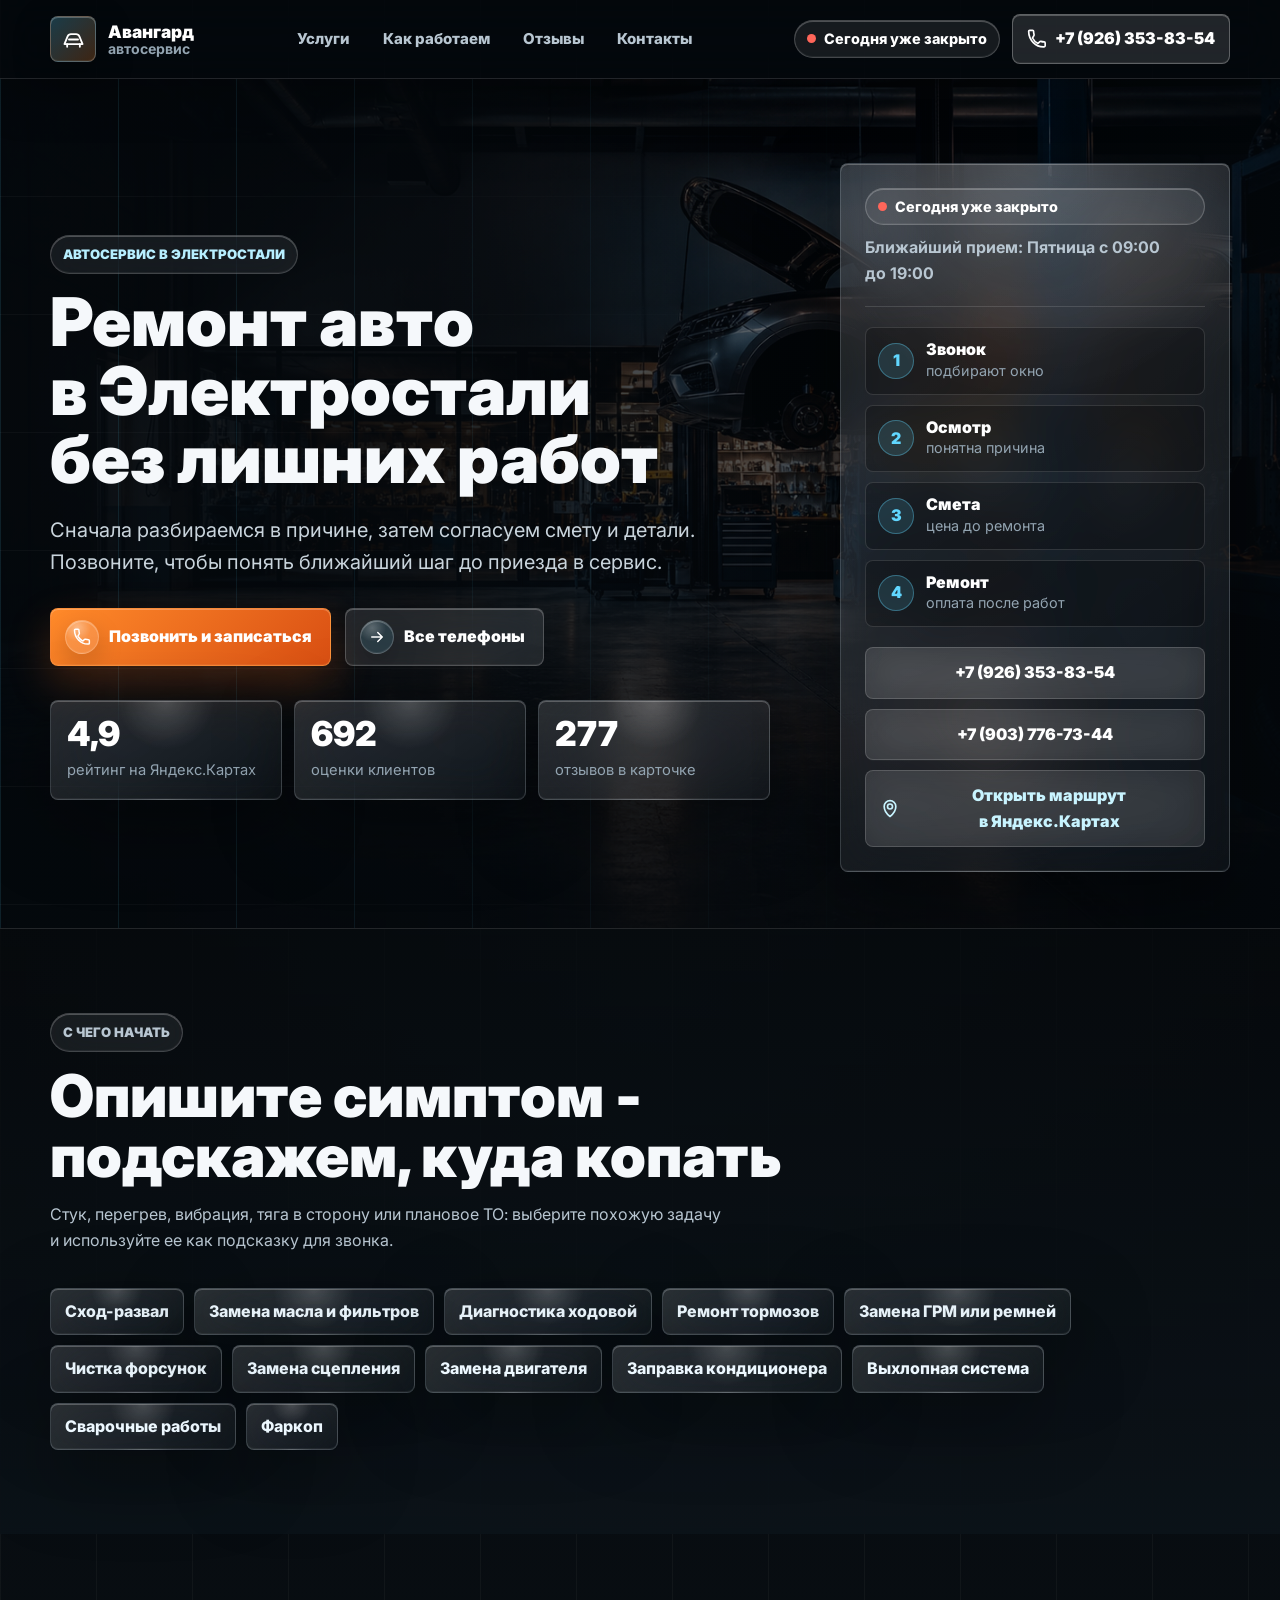
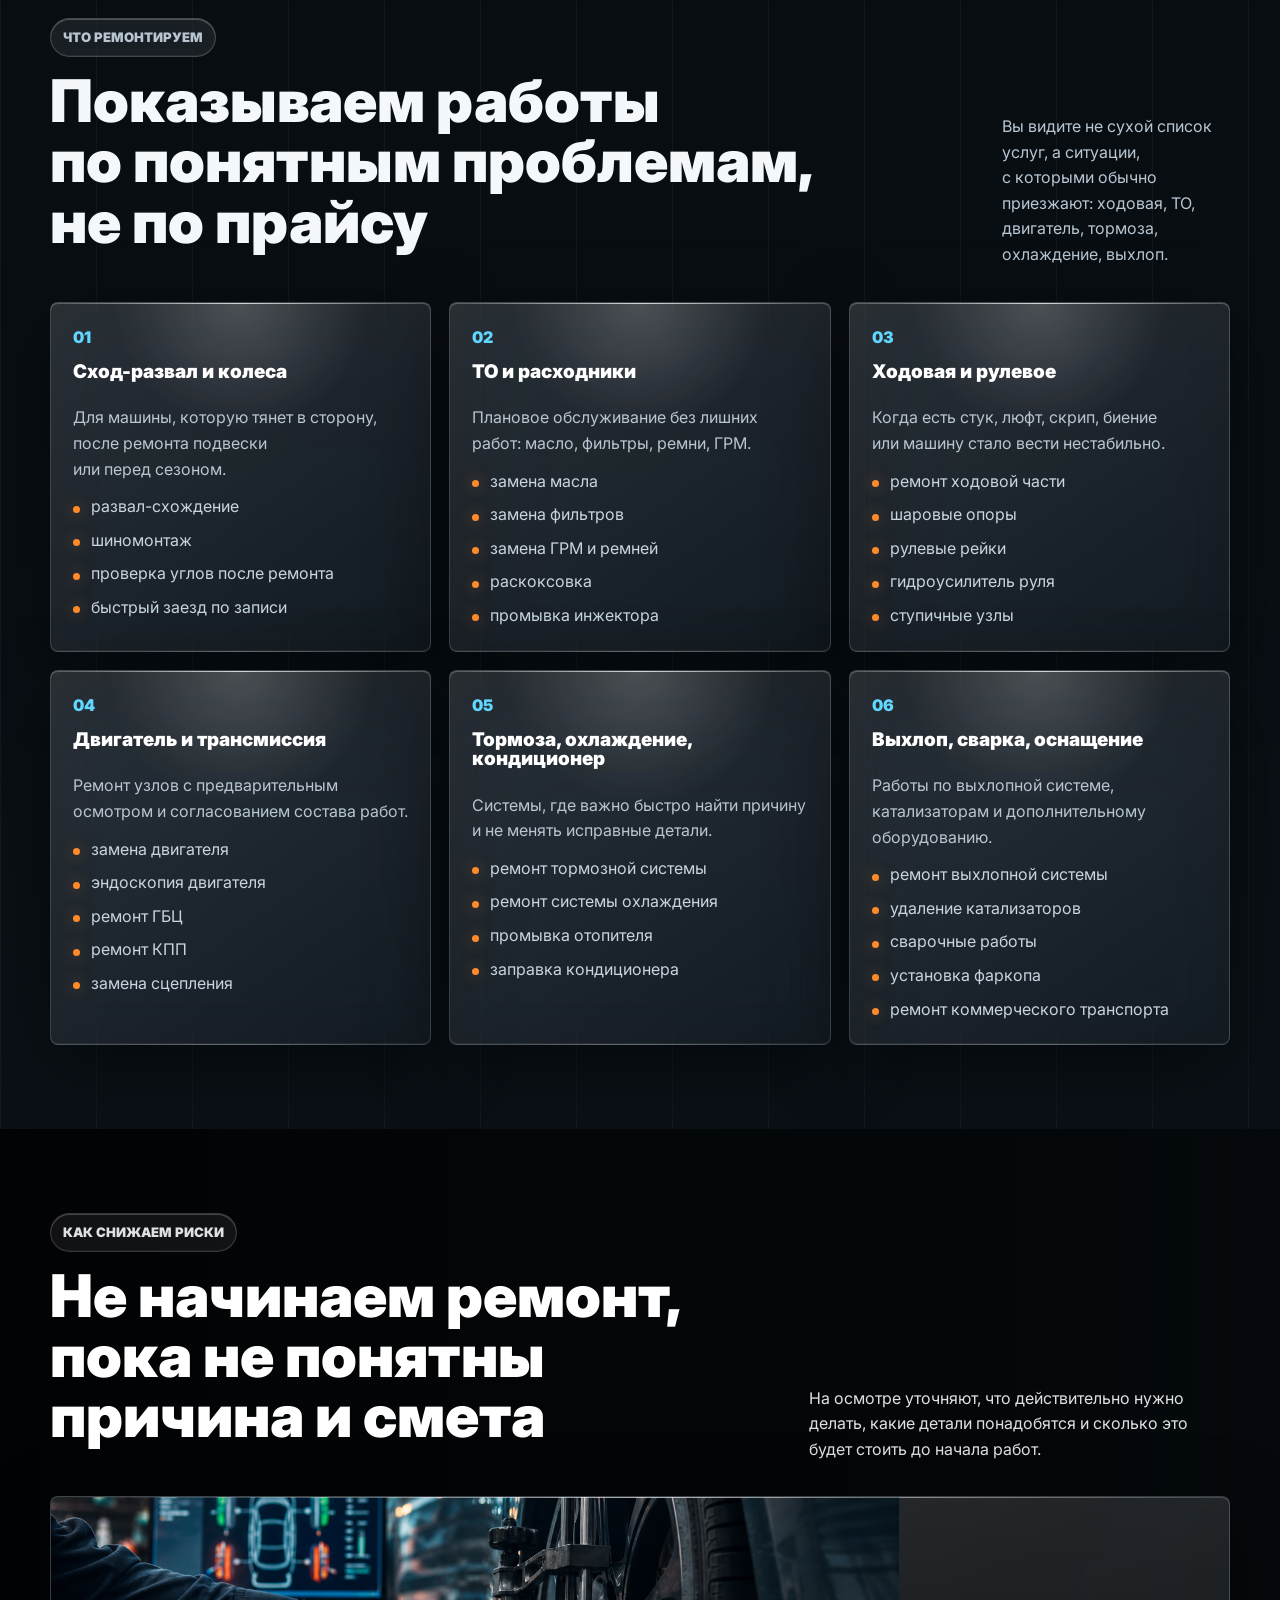
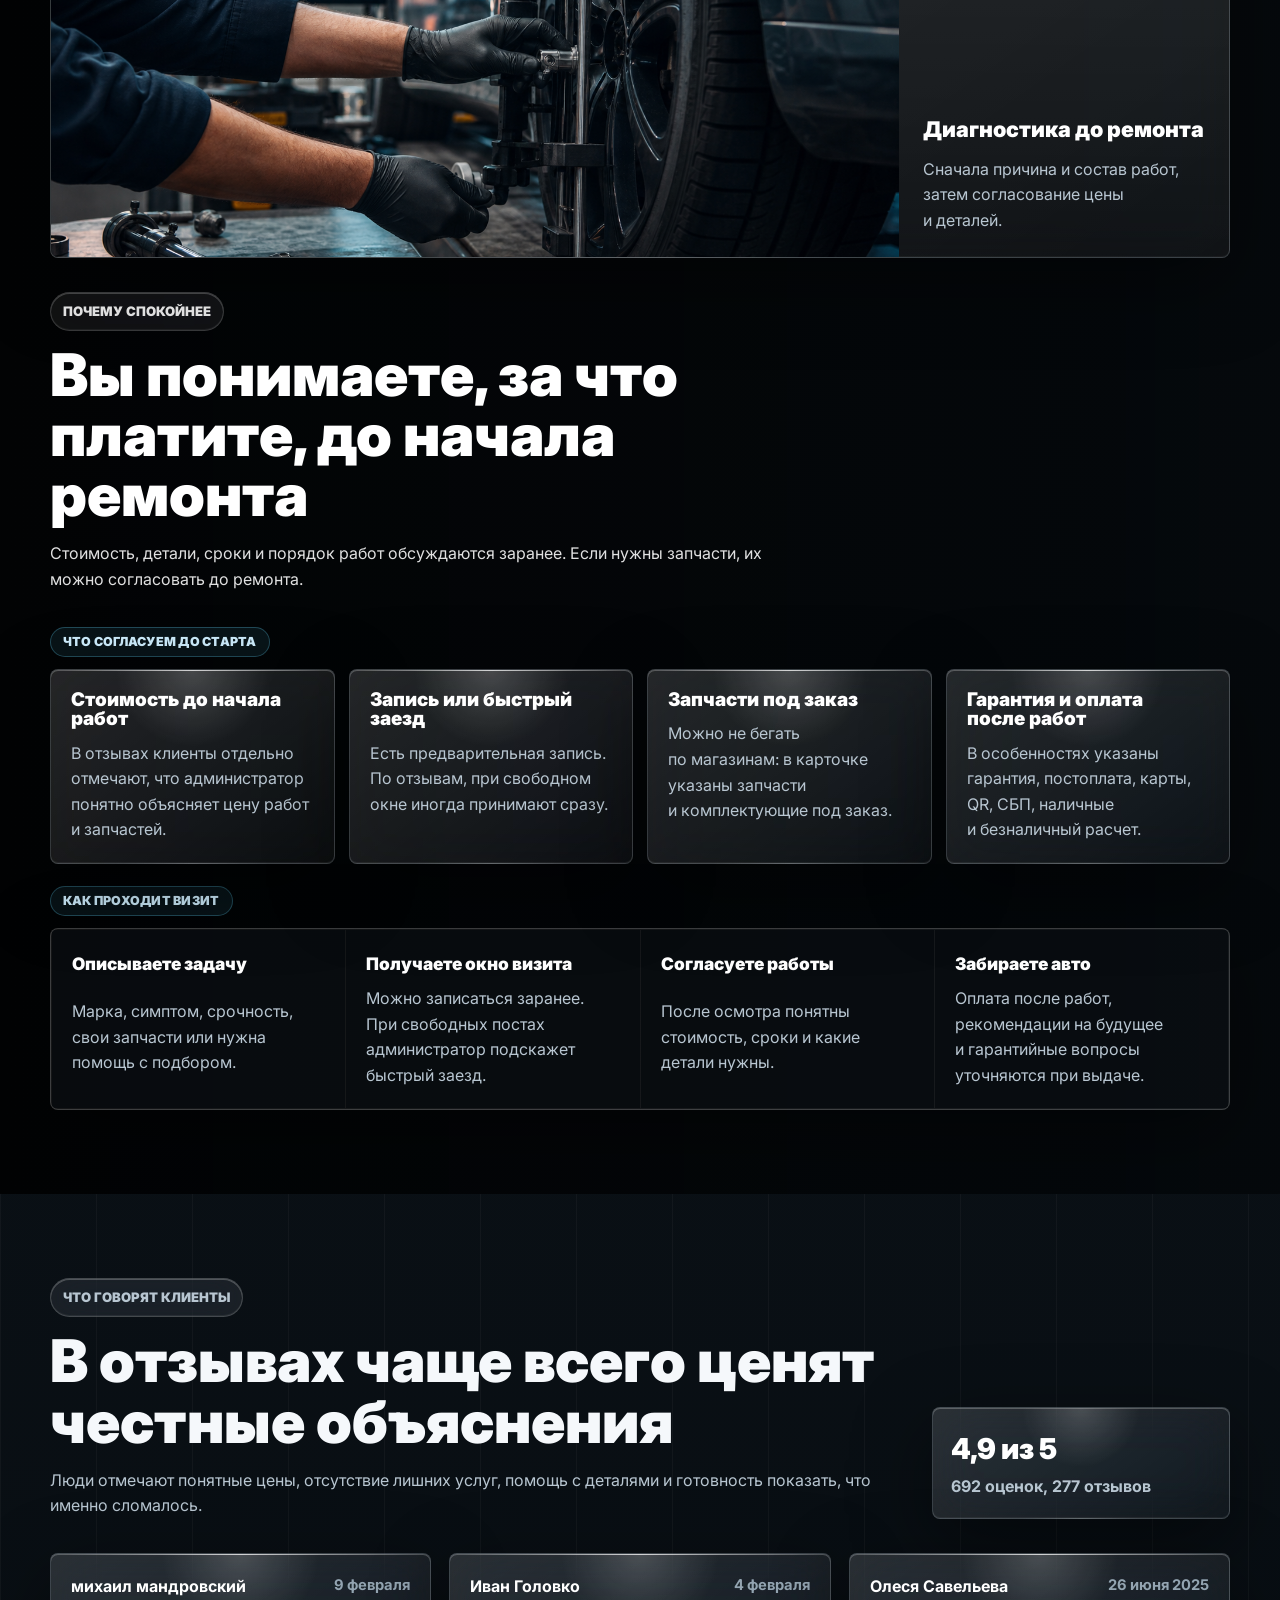
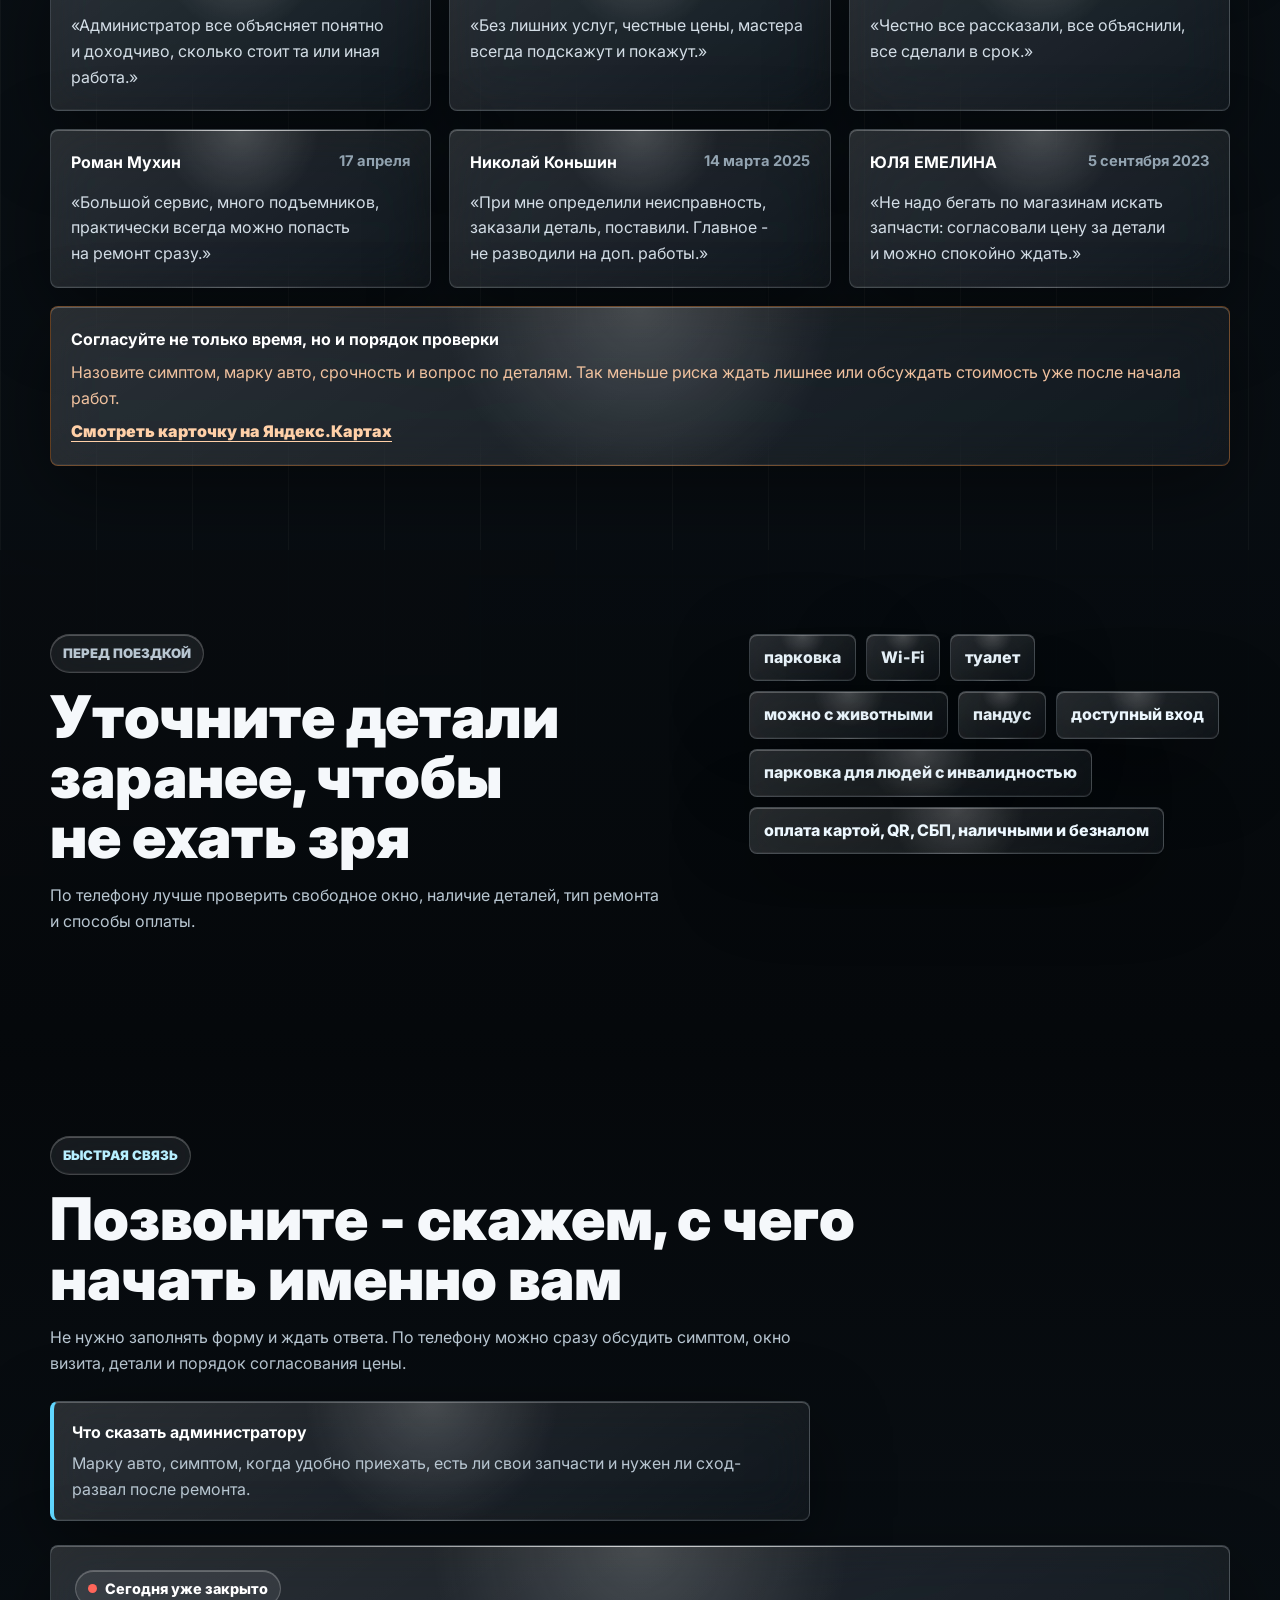
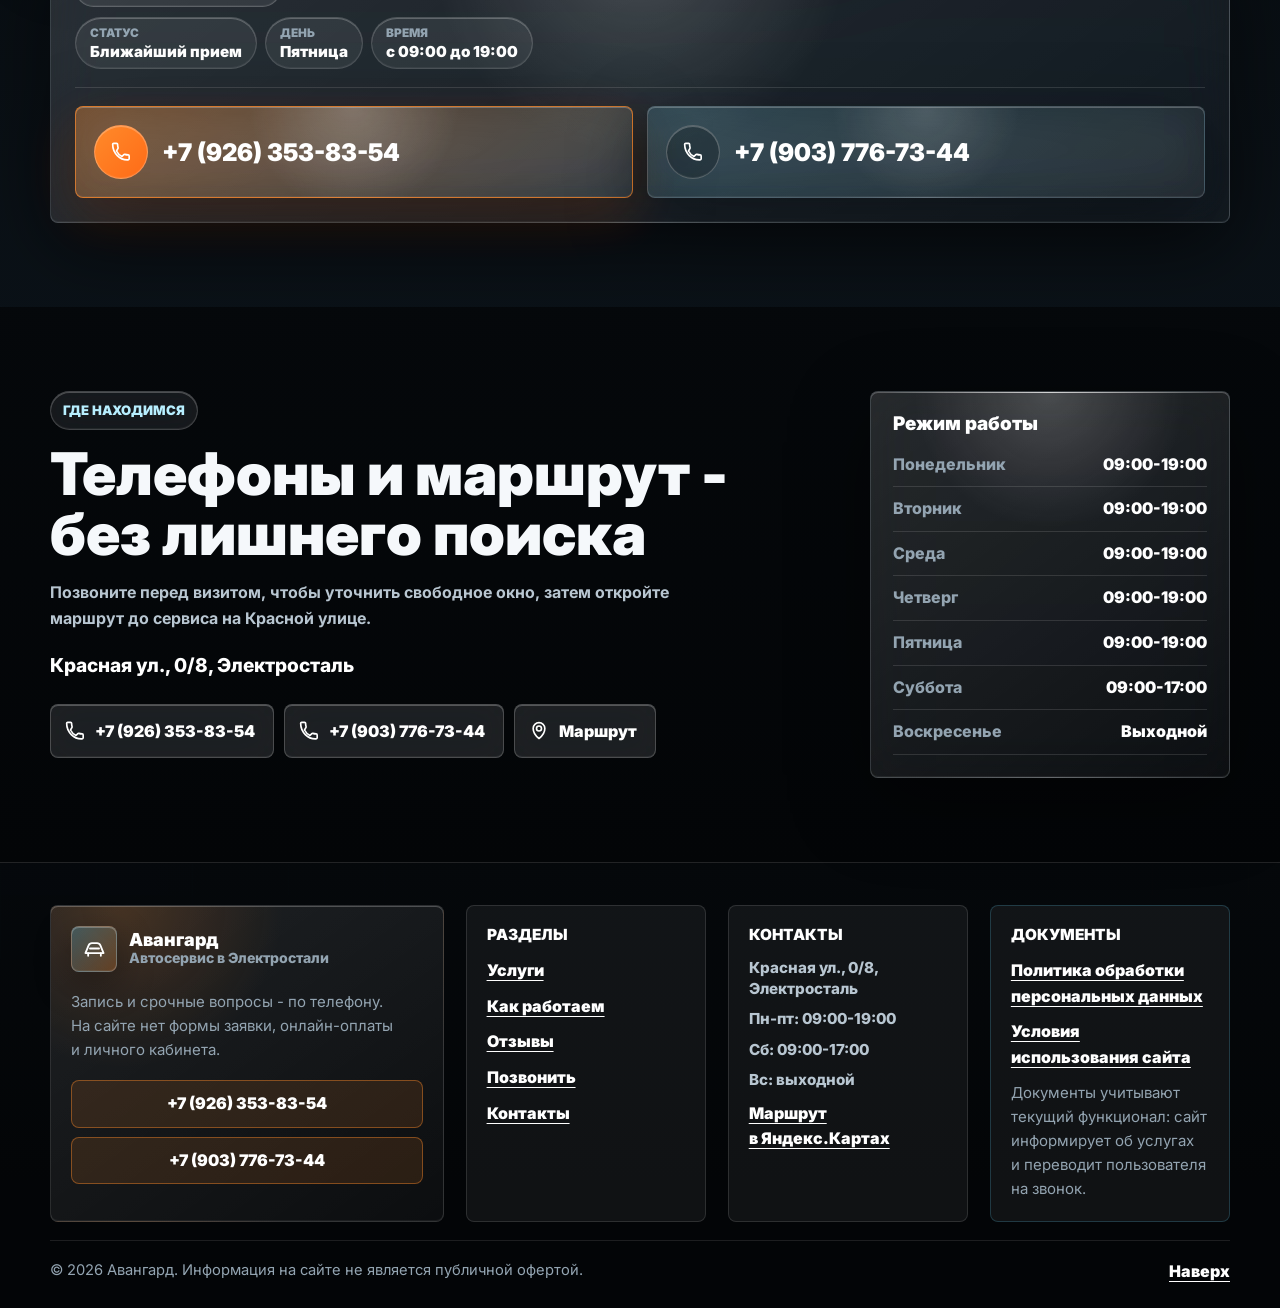
<file: index.html>
<!doctype html>
<html lang="ru">
<head>
    <meta charset="utf-8">
    <meta name="viewport" content="width=device-width, initial-scale=1">
    <title>Автосервис Авангард в Электростали - ремонт, ТО, сход-развал</title>
    <meta name="description" content="Автосервис Авангард в Электростали: сначала диагностика и понятная смета, потом ремонт. Звонок для записи, уточнения свободного окна и запчастей.">
    <meta name="keywords" content="Авангард автосервис Электросталь, сход-развал Электросталь, ремонт авто Электросталь, замена масла, ремонт ходовой, шиномонтаж">
    <meta name="robots" content="index, follow">
    <link rel="canonical" href="https://rombensonn.github.io/avangard-landing/">
    <meta property="og:type" content="website">
    <meta property="og:title" content="Автосервис Авангард в Электростали">
    <meta property="og:description" content="Ремонт авто в Электростали: диагностика перед сметой, согласование работ и запись по телефону. Рейтинг 4,9 по 692 оценкам.">
    <meta property="og:url" content="https://rombensonn.github.io/avangard-landing/">
    <meta property="og:locale" content="ru_RU">
    <meta name="theme-color" content="#0b6e99">
    <link rel="preconnect" href="https://fonts.googleapis.com">
    <link rel="preconnect" href="https://fonts.gstatic.com" crossorigin>
    <link href="https://fonts.googleapis.com/css2?family=Inter:wght@400;500;600;700;800;900&display=swap" rel="stylesheet">
    <link rel="stylesheet" href="./css/styles.css?v=liquid-glass-12">
    <script type="application/ld+json">{
    "@context": "https://schema.org",
    "@type": "AutoRepair",
    "name": "Авангард",
    "description": "Автосервис в Электростали: диагностика перед сметой, согласование работ до ремонта, ТО, сход-развал, ходовая, двигатель, тормоза и запчасти под заказ.",
    "url": "https://rombensonn.github.io/avangard-landing/",
    "telephone": [
        "+79263538354",
        "+79037767344"
    ],
    "address": {
        "@type": "PostalAddress",
        "streetAddress": "Красная ул., 0/8",
        "addressLocality": "Электросталь",
        "addressCountry": "RU"
    },
    "aggregateRating": {
        "@type": "AggregateRating",
        "ratingValue": 4.9,
        "ratingCount": 692,
        "reviewCount": 277,
        "bestRating": 5
    },
    "openingHoursSpecification": [
        {
            "@type": "OpeningHoursSpecification",
            "dayOfWeek": "https://schema.org/Monday",
            "opens": "09:00",
            "closes": "19:00"
        },
        {
            "@type": "OpeningHoursSpecification",
            "dayOfWeek": "https://schema.org/Tuesday",
            "opens": "09:00",
            "closes": "19:00"
        },
        {
            "@type": "OpeningHoursSpecification",
            "dayOfWeek": "https://schema.org/Wednesday",
            "opens": "09:00",
            "closes": "19:00"
        },
        {
            "@type": "OpeningHoursSpecification",
            "dayOfWeek": "https://schema.org/Thursday",
            "opens": "09:00",
            "closes": "19:00"
        },
        {
            "@type": "OpeningHoursSpecification",
            "dayOfWeek": "https://schema.org/Friday",
            "opens": "09:00",
            "closes": "19:00"
        },
        {
            "@type": "OpeningHoursSpecification",
            "dayOfWeek": "https://schema.org/Saturday",
            "opens": "09:00",
            "closes": "17:00"
        }
    ],
    "sameAs": [
        "https://yandex.ru/maps/-/CPhtrOk2"
    ],
    "paymentAccepted": [
        "Cash",
        "Credit Card",
        "Debit Card",
        "QR",
        "SBP",
        "Bank transfer"
    ],
    "hasOfferCatalog": {
        "@type": "OfferCatalog",
        "name": "Услуги автосервиса",
        "itemListElement": [
            {
                "@type": "OfferCatalog",
                "name": "Сход-развал и колеса",
                "itemListElement": [
                    {
                        "@type": "Offer",
                        "itemOffered": {
                            "@type": "Service",
                            "name": "развал-схождение"
                        }
                    },
                    {
                        "@type": "Offer",
                        "itemOffered": {
                            "@type": "Service",
                            "name": "шиномонтаж"
                        }
                    },
                    {
                        "@type": "Offer",
                        "itemOffered": {
                            "@type": "Service",
                            "name": "проверка углов после ремонта"
                        }
                    },
                    {
                        "@type": "Offer",
                        "itemOffered": {
                            "@type": "Service",
                            "name": "быстрый заезд по записи"
                        }
                    }
                ]
            },
            {
                "@type": "OfferCatalog",
                "name": "ТО и расходники",
                "itemListElement": [
                    {
                        "@type": "Offer",
                        "itemOffered": {
                            "@type": "Service",
                            "name": "замена масла"
                        }
                    },
                    {
                        "@type": "Offer",
                        "itemOffered": {
                            "@type": "Service",
                            "name": "замена фильтров"
                        }
                    },
                    {
                        "@type": "Offer",
                        "itemOffered": {
                            "@type": "Service",
                            "name": "замена ГРМ и ремней"
                        }
                    },
                    {
                        "@type": "Offer",
                        "itemOffered": {
                            "@type": "Service",
                            "name": "раскоксовка"
                        }
                    },
                    {
                        "@type": "Offer",
                        "itemOffered": {
                            "@type": "Service",
                            "name": "промывка инжектора"
                        }
                    }
                ]
            },
            {
                "@type": "OfferCatalog",
                "name": "Ходовая и рулевое",
                "itemListElement": [
                    {
                        "@type": "Offer",
                        "itemOffered": {
                            "@type": "Service",
                            "name": "ремонт ходовой части"
                        }
                    },
                    {
                        "@type": "Offer",
                        "itemOffered": {
                            "@type": "Service",
                            "name": "шаровые опоры"
                        }
                    },
                    {
                        "@type": "Offer",
                        "itemOffered": {
                            "@type": "Service",
                            "name": "рулевые рейки"
                        }
                    },
                    {
                        "@type": "Offer",
                        "itemOffered": {
                            "@type": "Service",
                            "name": "гидроусилитель руля"
                        }
                    },
                    {
                        "@type": "Offer",
                        "itemOffered": {
                            "@type": "Service",
                            "name": "ступичные узлы"
                        }
                    }
                ]
            },
            {
                "@type": "OfferCatalog",
                "name": "Двигатель и трансмиссия",
                "itemListElement": [
                    {
                        "@type": "Offer",
                        "itemOffered": {
                            "@type": "Service",
                            "name": "замена двигателя"
                        }
                    },
                    {
                        "@type": "Offer",
                        "itemOffered": {
                            "@type": "Service",
                            "name": "эндоскопия двигателя"
                        }
                    },
                    {
                        "@type": "Offer",
                        "itemOffered": {
                            "@type": "Service",
                            "name": "ремонт ГБЦ"
                        }
                    },
                    {
                        "@type": "Offer",
                        "itemOffered": {
                            "@type": "Service",
                            "name": "ремонт КПП"
                        }
                    },
                    {
                        "@type": "Offer",
                        "itemOffered": {
                            "@type": "Service",
                            "name": "замена сцепления"
                        }
                    }
                ]
            },
            {
                "@type": "OfferCatalog",
                "name": "Тормоза, охлаждение, кондиционер",
                "itemListElement": [
                    {
                        "@type": "Offer",
                        "itemOffered": {
                            "@type": "Service",
                            "name": "ремонт тормозной системы"
                        }
                    },
                    {
                        "@type": "Offer",
                        "itemOffered": {
                            "@type": "Service",
                            "name": "ремонт системы охлаждения"
                        }
                    },
                    {
                        "@type": "Offer",
                        "itemOffered": {
                            "@type": "Service",
                            "name": "промывка отопителя"
                        }
                    },
                    {
                        "@type": "Offer",
                        "itemOffered": {
                            "@type": "Service",
                            "name": "заправка кондиционера"
                        }
                    }
                ]
            },
            {
                "@type": "OfferCatalog",
                "name": "Выхлоп, сварка, оснащение",
                "itemListElement": [
                    {
                        "@type": "Offer",
                        "itemOffered": {
                            "@type": "Service",
                            "name": "ремонт выхлопной системы"
                        }
                    },
                    {
                        "@type": "Offer",
                        "itemOffered": {
                            "@type": "Service",
                            "name": "удаление катализаторов"
                        }
                    },
                    {
                        "@type": "Offer",
                        "itemOffered": {
                            "@type": "Service",
                            "name": "сварочные работы"
                        }
                    },
                    {
                        "@type": "Offer",
                        "itemOffered": {
                            "@type": "Service",
                            "name": "установка фаркопа"
                        }
                    },
                    {
                        "@type": "Offer",
                        "itemOffered": {
                            "@type": "Service",
                            "name": "ремонт коммерческого транспорта"
                        }
                    }
                ]
            }
        ]
    },
    "review": [
        {
            "@type": "Review",
            "author": {
                "@type": "Person",
                "name": "михаил мандровский"
            },
            "reviewBody": "Администратор все объясняет понятно и доходчиво, сколько стоит та или иная работа."
        },
        {
            "@type": "Review",
            "author": {
                "@type": "Person",
                "name": "Иван Головко"
            },
            "reviewBody": "Без лишних услуг, честные цены, мастера всегда подскажут и покажут."
        },
        {
            "@type": "Review",
            "author": {
                "@type": "Person",
                "name": "Олеся Савельева"
            },
            "reviewBody": "Честно все рассказали, все объяснили, все сделали в срок."
        },
        {
            "@type": "Review",
            "author": {
                "@type": "Person",
                "name": "Роман Мухин"
            },
            "reviewBody": "Большой сервис, много подъемников, практически всегда можно попасть на ремонт сразу."
        }
    ]
}</script>
</head>
<body data-static-page="true">
    <a class="skip-link" href="#main">Перейти к содержанию</a>

    <header class="site-header" data-site-header>
        <div class="container header-grid">
            <a class="brand" href="#top" aria-label="Авангард - к началу страницы">
                <span class="brand-mark" aria-hidden="true">
                    <svg viewBox="0 0 32 32" focusable="false">
                        <path d="M6 21h20l-3.5-8.5A4 4 0 0 0 18.8 10h-5.6a4 4 0 0 0-3.7 2.5L6 21Z"></path>
                        <path d="M9 21v3m14-3v3M11 16h10"></path>
                    </svg>
                </span>
                <span>
                    <strong>Авангард</strong>
                    <small>автосервис</small>
                </span>
            </a>

            <nav class="main-nav" aria-label="Основная навигация">
                <a href="#services">Услуги</a>
                <a href="#process">Как работаем</a>
                <a href="#reviews">Отзывы</a>
                <a href="#contacts">Контакты</a>
            </nav>

            <div class="header-actions">
                <span class="status-pill status-closed">
                    <span aria-hidden="true"></span>
                    Сегодня уже закрыто                </span>
                <a class="link-call" href="tel:+79263538354">
                    <svg class="icon" viewBox="0 0 24 24" aria-hidden="true"><path d="M6.6 10.8c1.4 2.8 3.8 5.2 6.6 6.6l2.2-2.2c.3-.3.8-.4 1.2-.3 1.3.4 2.6.6 4 .6.7 0 1.2.5 1.2 1.2v3.5c0 .7-.5 1.2-1.2 1.2C10.6 22 2 13.4 2 2.8c0-.7.5-1.2 1.2-1.2h3.5c.7 0 1.2.5 1.2 1.2 0 1.4.2 2.7.6 4 .1.4 0 .8-.3 1.2l-1.6 2.8Z"></path></svg>
                    <span class="link-call-number">+7 (926) 353-83-54</span>
                    <span class="link-call-label">Позвонить</span>
                </a>
            </div>
        </div>
    </header>

    <main id="main">
        <section class="hero" id="top">
            <img class="hero-bg" src="./images/avangard-hero-industrial.png" alt="" aria-hidden="true" loading="eager">
            <div class="container hero-grid">
                <div class="hero-copy">
                    <p class="eyebrow">Автосервис в Электростали</p>
                    <h1>Ремонт авто в Электростали без лишних работ</h1>
                    <p class="lead">Сначала разбираемся в причине, затем согласуем смету и детали. Позвоните, чтобы понять ближайший шаг до приезда в сервис.</p>

                    <div class="hero-actions" aria-label="Основные действия">
                        <a class="btn btn-primary" href="tel:+79263538354">
                            <span class="btn-icon-soft" aria-hidden="true">
                                <svg class="icon" viewBox="0 0 24 24"><path d="M6.6 10.8c1.4 2.8 3.8 5.2 6.6 6.6l2.2-2.2c.3-.3.8-.4 1.2-.3 1.3.4 2.6.6 4 .6.7 0 1.2.5 1.2 1.2v3.5c0 .7-.5 1.2-1.2 1.2C10.6 22 2 13.4 2 2.8c0-.7.5-1.2 1.2-1.2h3.5c.7 0 1.2.5 1.2 1.2 0 1.4.2 2.7.6 4 .1.4 0 .8-.3 1.2l-1.6 2.8Z"></path></svg>
                            </span>
                            <span>Позвонить и записаться</span>
                        </a>
                        <a class="btn btn-secondary" href="#call">
                            <span class="btn-icon-soft" aria-hidden="true">
                                <svg class="icon" viewBox="0 0 24 24"><path d="M5 12h14M13 6l6 6-6 6"></path></svg>
                            </span>
                            <span>Все телефоны</span>
                        </a>
                    </div>

                    <dl class="proof-grid" aria-label="Ключевые факты">
                        <div>
                            <dt>4,9</dt>
                            <dd>рейтинг на Яндекс.Картах</dd>
                        </div>
                        <div>
                            <dt>692</dt>
                            <dd>оценки клиентов</dd>
                        </div>
                        <div>
                            <dt>277</dt>
                            <dd>отзывов в карточке</dd>
                        </div>
                    </dl>
                </div>

                <aside class="hero-panel" aria-label="Быстрая информация для визита">
                    <div class="panel-heading">
                        <span class="status-pill status-closed">
                            <span aria-hidden="true"></span>
                            Сегодня уже закрыто                        </span>
                        <p>Ближайший прием: Пятница с 09:00 до 19:00</p>
                    </div>

                    <div class="bay-board" aria-label="Порядок обращения">
                        <div class="bay-row">
                            <span>1</span>
                            <strong>Звонок</strong>
                            <small>подбирают окно</small>
                        </div>
                        <div class="bay-row">
                            <span>2</span>
                            <strong>Осмотр</strong>
                            <small>понятна причина</small>
                        </div>
                        <div class="bay-row">
                            <span>3</span>
                            <strong>Смета</strong>
                            <small>цена до ремонта</small>
                        </div>
                        <div class="bay-row">
                            <span>4</span>
                            <strong>Ремонт</strong>
                            <small>оплата после работ</small>
                        </div>
                    </div>

                    <div class="contact-stack">
                                                    <a href="tel:+79263538354">+7 (926) 353-83-54</a>
                                                    <a href="tel:+79037767344">+7 (903) 776-73-44</a>
                                            </div>

                    <a class="map-link" href="https://yandex.ru/maps/-/CPhtrOk2" target="_blank" rel="noopener">
                        <svg class="icon" viewBox="0 0 24 24" aria-hidden="true"><path d="M12 21s7-5.4 7-12A7 7 0 1 0 5 9c0 6.6 7 12 7 12Z"></path><path d="M12 12a3 3 0 1 0 0-6 3 3 0 0 0 0 6Z"></path></svg>
                        Открыть маршрут в Яндекс.Картах
                    </a>
                </aside>
            </div>
        </section>

        <section class="section pain-section">
            <div class="container">
                <div class="section-heading narrow">
                    <p class="eyebrow">С чего начать</p>
                    <h2>Опишите симптом - подскажем, куда копать</h2>
                    <p>Стук, перегрев, вибрация, тяга в сторону или плановое ТО: выберите похожую задачу и используйте ее как подсказку для звонка.</p>
                </div>

                <div class="quick-grid" aria-label="Популярные услуги">
                                            <button class="quick-chip" type="button" data-service="Сход-развал">
                            Сход-развал                        </button>
                                            <button class="quick-chip" type="button" data-service="Замена масла и фильтров">
                            Замена масла и фильтров                        </button>
                                            <button class="quick-chip" type="button" data-service="Диагностика ходовой">
                            Диагностика ходовой                        </button>
                                            <button class="quick-chip" type="button" data-service="Ремонт тормозов">
                            Ремонт тормозов                        </button>
                                            <button class="quick-chip" type="button" data-service="Замена ГРМ или ремней">
                            Замена ГРМ или ремней                        </button>
                                            <button class="quick-chip" type="button" data-service="Чистка форсунок">
                            Чистка форсунок                        </button>
                                            <button class="quick-chip" type="button" data-service="Замена сцепления">
                            Замена сцепления                        </button>
                                            <button class="quick-chip" type="button" data-service="Замена двигателя">
                            Замена двигателя                        </button>
                                            <button class="quick-chip" type="button" data-service="Заправка кондиционера">
                            Заправка кондиционера                        </button>
                                            <button class="quick-chip" type="button" data-service="Выхлопная система">
                            Выхлопная система                        </button>
                                            <button class="quick-chip" type="button" data-service="Сварочные работы">
                            Сварочные работы                        </button>
                                            <button class="quick-chip" type="button" data-service="Фаркоп">
                            Фаркоп                        </button>
                                    </div>
            </div>
        </section>

        <section class="section" id="services">
            <div class="container">
                <div class="section-heading split">
                    <div>
                        <p class="eyebrow">Что ремонтируем</p>
                        <h2>Показываем работы по понятным проблемам, не по прайсу</h2>
                    </div>
                    <p>Вы видите не сухой список услуг, а ситуации, с которыми обычно приезжают: ходовая, ТО, двигатель, тормоза, охлаждение, выхлоп.</p>
                </div>

                <div class="services-grid">
                                            <article class="service-card">
                            <span class="card-index">01</span>
                            <h3>Сход-развал и колеса</h3>
                            <p>Для машины, которую тянет в сторону, после ремонта подвески или перед сезоном.</p>
                            <ul>
                                                                    <li>развал-схождение</li>
                                                                    <li>шиномонтаж</li>
                                                                    <li>проверка углов после ремонта</li>
                                                                    <li>быстрый заезд по записи</li>
                                                            </ul>
                        </article>
                                            <article class="service-card">
                            <span class="card-index">02</span>
                            <h3>ТО и расходники</h3>
                            <p>Плановое обслуживание без лишних работ: масло, фильтры, ремни, ГРМ.</p>
                            <ul>
                                                                    <li>замена масла</li>
                                                                    <li>замена фильтров</li>
                                                                    <li>замена ГРМ и ремней</li>
                                                                    <li>раскоксовка</li>
                                                                    <li>промывка инжектора</li>
                                                            </ul>
                        </article>
                                            <article class="service-card">
                            <span class="card-index">03</span>
                            <h3>Ходовая и рулевое</h3>
                            <p>Когда есть стук, люфт, скрип, биение или машину стало вести нестабильно.</p>
                            <ul>
                                                                    <li>ремонт ходовой части</li>
                                                                    <li>шаровые опоры</li>
                                                                    <li>рулевые рейки</li>
                                                                    <li>гидроусилитель руля</li>
                                                                    <li>ступичные узлы</li>
                                                            </ul>
                        </article>
                                            <article class="service-card">
                            <span class="card-index">04</span>
                            <h3>Двигатель и трансмиссия</h3>
                            <p>Ремонт узлов с предварительным осмотром и согласованием состава работ.</p>
                            <ul>
                                                                    <li>замена двигателя</li>
                                                                    <li>эндоскопия двигателя</li>
                                                                    <li>ремонт ГБЦ</li>
                                                                    <li>ремонт КПП</li>
                                                                    <li>замена сцепления</li>
                                                            </ul>
                        </article>
                                            <article class="service-card">
                            <span class="card-index">05</span>
                            <h3>Тормоза, охлаждение, кондиционер</h3>
                            <p>Системы, где важно быстро найти причину и не менять исправные детали.</p>
                            <ul>
                                                                    <li>ремонт тормозной системы</li>
                                                                    <li>ремонт системы охлаждения</li>
                                                                    <li>промывка отопителя</li>
                                                                    <li>заправка кондиционера</li>
                                                            </ul>
                        </article>
                                            <article class="service-card">
                            <span class="card-index">06</span>
                            <h3>Выхлоп, сварка, оснащение</h3>
                            <p>Работы по выхлопной системе, катализаторам и дополнительному оборудованию.</p>
                            <ul>
                                                                    <li>ремонт выхлопной системы</li>
                                                                    <li>удаление катализаторов</li>
                                                                    <li>сварочные работы</li>
                                                                    <li>установка фаркопа</li>
                                                                    <li>ремонт коммерческого транспорта</li>
                                                            </ul>
                        </article>
                                    </div>
            </div>
        </section>

        <section class="section contrast-section" id="process">
            <div class="container">
                <div class="section-heading split light">
                    <div>
                        <p class="eyebrow">Как снижаем риски</p>
                        <h2>Не начинаем ремонт, пока не понятны причина и смета</h2>
                    </div>
                    <p>На осмотре уточняют, что действительно нужно делать, какие детали понадобятся и сколько это будет стоить до начала работ.</p>
                </div>

                <figure class="process-visual" aria-label="Техническая диагностика и сход-развал">
                    <img src="./images/avangard-alignment-process.png" alt="Сход-развал и диагностика колеса в автосервисе" loading="lazy">
                    <figcaption>
                        <strong>Диагностика до ремонта</strong>
                        <span>Сначала причина и состав работ, затем согласование цены и деталей.</span>
                    </figcaption>
                </figure>

                <div class="section-heading narrow light trust-heading">
                    <p class="eyebrow">Почему спокойнее</p>
                    <h2>Вы понимаете, за что платите, до начала ремонта</h2>
                    <p>Стоимость, детали, сроки и порядок работ обсуждаются заранее. Если нужны запчасти, их можно согласовать до ремонта.</p>
                </div>

                <p class="process-group-label">Что согласуем до старта</p>
                <div class="trust-grid">
                                            <article class="trust-card">
                            <h3>Стоимость до начала работ</h3>
                            <p>В отзывах клиенты отдельно отмечают, что администратор понятно объясняет цену работ и запчастей.</p>
                        </article>
                                            <article class="trust-card">
                            <h3>Запись или быстрый заезд</h3>
                            <p>Есть предварительная запись. По отзывам, при свободном окне иногда принимают сразу.</p>
                        </article>
                                            <article class="trust-card">
                            <h3>Запчасти под заказ</h3>
                            <p>Можно не бегать по магазинам: в карточке указаны запчасти и комплектующие под заказ.</p>
                        </article>
                                            <article class="trust-card">
                            <h3>Гарантия и оплата после работ</h3>
                            <p>В особенностях указаны гарантия, постоплата, карты, QR, СБП, наличные и безналичный расчет.</p>
                        </article>
                                    </div>

                <p class="process-group-label process-group-label-timeline">Как проходит визит</p>
                <ol class="timeline" aria-label="Порядок ремонта">
                    <li>
                        <strong>Описываете задачу</strong>
                        <span>Марка, симптом, срочность, свои запчасти или нужна помощь с подбором.</span>
                    </li>
                    <li>
                        <strong>Получаете окно визита</strong>
                        <span>Можно записаться заранее. При свободных постах администратор подскажет быстрый заезд.</span>
                    </li>
                    <li>
                        <strong>Согласуете работы</strong>
                        <span>После осмотра понятны стоимость, сроки и какие детали нужны.</span>
                    </li>
                    <li>
                        <strong>Забираете авто</strong>
                        <span>Оплата после работ, рекомендации на будущее и гарантийные вопросы уточняются при выдаче.</span>
                    </li>
                </ol>
            </div>
        </section>

        <section class="section" id="reviews">
            <div class="container">
                <div class="section-heading split">
                    <div>
                        <p class="eyebrow">Что говорят клиенты</p>
                        <h2>В отзывах чаще всего ценят честные объяснения</h2>
                        <p>Люди отмечают понятные цены, отсутствие лишних услуг, помощь с деталями и готовность показать, что именно сломалось.</p>
                    </div>
                    <div class="rating-summary" aria-label="Рейтинг">
                        <strong>4,9 из 5</strong>
                        <span>692 оценок, 277 отзывов</span>
                    </div>
                </div>

                <div class="review-grid">
                                            <article class="review-card">
                            <div class="review-top">
                                <strong>михаил мандровский</strong>
                                <span>9 февраля</span>
                            </div>
                            <p>«Администратор все объясняет понятно и доходчиво, сколько стоит та или иная работа.»</p>
                        </article>
                                            <article class="review-card">
                            <div class="review-top">
                                <strong>Иван Головко</strong>
                                <span>4 февраля</span>
                            </div>
                            <p>«Без лишних услуг, честные цены, мастера всегда подскажут и покажут.»</p>
                        </article>
                                            <article class="review-card">
                            <div class="review-top">
                                <strong>Олеся Савельева</strong>
                                <span>26 июня 2025</span>
                            </div>
                            <p>«Честно все рассказали, все объяснили, все сделали в срок.»</p>
                        </article>
                                            <article class="review-card">
                            <div class="review-top">
                                <strong>Роман Мухин</strong>
                                <span>17 апреля</span>
                            </div>
                            <p>«Большой сервис, много подъемников, практически всегда можно попасть на ремонт сразу.»</p>
                        </article>
                                            <article class="review-card">
                            <div class="review-top">
                                <strong>Николай Коньшин</strong>
                                <span>14 марта 2025</span>
                            </div>
                            <p>«При мне определили неисправность, заказали деталь, поставили. Главное - не разводили на доп. работы.»</p>
                        </article>
                                            <article class="review-card">
                            <div class="review-top">
                                <strong>ЮЛЯ ЕМЕЛИНА</strong>
                                <span>5 сентября 2023</span>
                            </div>
                            <p>«Не надо бегать по магазинам искать запчасти: согласовали цену за детали и можно спокойно ждать.»</p>
                        </article>
                                    </div>

                <div class="note-box">
                    <strong>Согласуйте не только время, но и порядок проверки</strong>
                    <p>Назовите симптом, марку авто, срочность и вопрос по деталям. Так меньше риска ждать лишнее или обсуждать стоимость уже после начала работ.</p>
                    <a href="https://yandex.ru/maps/-/CPhtrOk2" target="_blank" rel="noopener">Смотреть карточку на Яндекс.Картах</a>
                </div>
            </div>
        </section>

        <section class="section amenities-section">
            <div class="container amenities-grid">
                <div class="section-heading">
                    <p class="eyebrow">Перед поездкой</p>
                    <h2>Уточните детали заранее, чтобы не ехать зря</h2>
                    <p>По телефону лучше проверить свободное окно, наличие деталей, тип ремонта и способы оплаты.</p>
                </div>

                <div class="amenities-list" aria-label="Особенности сервиса">
                                            <span>парковка</span>
                                            <span>Wi-Fi</span>
                                            <span>туалет</span>
                                            <span>можно с животными</span>
                                            <span>пандус</span>
                                            <span>доступный вход</span>
                                            <span>парковка для людей с инвалидностью</span>
                                            <span>оплата картой, QR, СБП, наличными и безналом</span>
                                    </div>
            </div>
        </section>

        <section class="section call-section" id="call">
            <div class="container call-grid">
                <div class="call-copy">
                    <p class="eyebrow">Быстрая связь</p>
                    <h2>Позвоните - скажем, с чего начать именно вам</h2>
                    <p>Не нужно заполнять форму и ждать ответа. По телефону можно сразу обсудить симптом, окно визита, детали и порядок согласования цены.</p>

                    <div class="callout">
                        <strong>Что сказать администратору</strong>
                        <span data-service-hint>Марку авто, симптом, когда удобно приехать, есть ли свои запчасти и нужен ли сход-развал после ремонта.</span>
                    </div>
                </div>

                <div class="phone-panel" aria-label="Телефоны для записи на ремонт">
                    <div class="phone-panel-top">
                        <span class="status-pill status-closed">
                            <span aria-hidden="true"></span>
                            Сегодня уже закрыто                        </span>
                        <div class="schedule-tabs" aria-label="Ближайший прием">
                            <span class="schedule-tab schedule-tab-title">
                                <small>статус</small>
                                <strong>Ближайший прием</strong>
                            </span>
                            <span class="schedule-tab">
                                <small>день</small>
                                <strong>Пятница</strong>
                            </span>
                            <span class="schedule-tab">
                                <small>время</small>
                                <strong>с 09:00 до 19:00</strong>
                            </span>
                        </div>
                    </div>

                    <div class="phone-card-list">
                        <a class="phone-card phone-card-primary" href="tel:+79263538354" aria-label="Позвонить в автосервис Авангард по номеру +7 (926) 353-83-54" data-primary-call="true">
                            <span class="phone-icon" aria-hidden="true">
                                <svg class="icon" viewBox="0 0 24 24"><path d="M6.6 10.8c1.4 2.8 3.8 5.2 6.6 6.6l2.2-2.2c.3-.3.8-.4 1.2-.3 1.3.4 2.6.6 4 .6.7 0 1.2.5 1.2 1.2v3.5c0 .7-.5 1.2-1.2 1.2C10.6 22 2 13.4 2 2.8c0-.7.5-1.2 1.2-1.2h3.5c.7 0 1.2.5 1.2 1.2 0 1.4.2 2.7.6 4 .1.4 0 .8-.3 1.2l-1.6 2.8Z"></path></svg>
                            </span>
                            <strong>+7 (926) 353-83-54</strong>
                        </a>

                        <a class="phone-card phone-card-secondary" href="tel:+79037767344" aria-label="Позвонить в автосервис Авангард по номеру +7 (903) 776-73-44">
                            <span class="phone-icon" aria-hidden="true">
                                <svg class="icon" viewBox="0 0 24 24"><path d="M6.6 10.8c1.4 2.8 3.8 5.2 6.6 6.6l2.2-2.2c.3-.3.8-.4 1.2-.3 1.3.4 2.6.6 4 .6.7 0 1.2.5 1.2 1.2v3.5c0 .7-.5 1.2-1.2 1.2C10.6 22 2 13.4 2 2.8c0-.7.5-1.2 1.2-1.2h3.5c.7 0 1.2.5 1.2 1.2 0 1.4.2 2.7.6 4 .1.4 0 .8-.3 1.2l-1.6 2.8Z"></path></svg>
                            </span>
                            <strong>+7 (903) 776-73-44</strong>
                        </a>
                    </div>

                </div>
            </div>
        </section>

        <section class="section contacts-section" id="contacts">
            <div class="container contacts-grid">
                <div>
                    <p class="eyebrow">Где находимся</p>
                    <h2>Телефоны и маршрут - без лишнего поиска</h2>
                    <p class="contacts-note">Позвоните перед визитом, чтобы уточнить свободное окно, затем откройте маршрут до сервиса на Красной улице.</p>
                    <address>Красная ул., 0/8, Электросталь</address>
                    <div class="contact-buttons">
                                                    <a class="btn btn-secondary" href="tel:+79263538354">
                                <svg class="icon" viewBox="0 0 24 24" aria-hidden="true"><path d="M6.6 10.8c1.4 2.8 3.8 5.2 6.6 6.6l2.2-2.2c.3-.3.8-.4 1.2-.3 1.3.4 2.6.6 4 .6.7 0 1.2.5 1.2 1.2v3.5c0 .7-.5 1.2-1.2 1.2C10.6 22 2 13.4 2 2.8c0-.7.5-1.2 1.2-1.2h3.5c.7 0 1.2.5 1.2 1.2 0 1.4.2 2.7.6 4 .1.4 0 .8-.3 1.2l-1.6 2.8Z"></path></svg>
                                +7 (926) 353-83-54                            </a>
                                                    <a class="btn btn-secondary" href="tel:+79037767344">
                                <svg class="icon" viewBox="0 0 24 24" aria-hidden="true"><path d="M6.6 10.8c1.4 2.8 3.8 5.2 6.6 6.6l2.2-2.2c.3-.3.8-.4 1.2-.3 1.3.4 2.6.6 4 .6.7 0 1.2.5 1.2 1.2v3.5c0 .7-.5 1.2-1.2 1.2C10.6 22 2 13.4 2 2.8c0-.7.5-1.2 1.2-1.2h3.5c.7 0 1.2.5 1.2 1.2 0 1.4.2 2.7.6 4 .1.4 0 .8-.3 1.2l-1.6 2.8Z"></path></svg>
                                +7 (903) 776-73-44                            </a>
                                                <a class="btn btn-map" href="https://yandex.ru/maps/-/CPhtrOk2" target="_blank" rel="noopener">
                            <svg class="icon" viewBox="0 0 24 24" aria-hidden="true"><path d="M12 21s7-5.4 7-12A7 7 0 1 0 5 9c0 6.6 7 12 7 12Z"></path><path d="M12 12a3 3 0 1 0 0-6 3 3 0 0 0 0 6Z"></path></svg>
                            Маршрут
                        </a>
                    </div>
                </div>

                <div class="hours-card">
                    <h3>Режим работы</h3>
                    <dl>
                                                    <div>
                                <dt>Понедельник</dt>
                                <dd>09:00-19:00</dd>
                            </div>
                                                    <div>
                                <dt>Вторник</dt>
                                <dd>09:00-19:00</dd>
                            </div>
                                                    <div>
                                <dt>Среда</dt>
                                <dd>09:00-19:00</dd>
                            </div>
                                                    <div>
                                <dt>Четверг</dt>
                                <dd>09:00-19:00</dd>
                            </div>
                                                    <div>
                                <dt>Пятница</dt>
                                <dd>09:00-19:00</dd>
                            </div>
                                                    <div>
                                <dt>Суббота</dt>
                                <dd>09:00-17:00</dd>
                            </div>
                                                    <div>
                                <dt>Воскресенье</dt>
                                <dd>Выходной</dd>
                            </div>
                                            </dl>
                </div>
            </div>
        </section>
    </main>

    <footer class="site-footer" id="documents">
        <div class="container footer-shell">
            <div class="footer-brand-panel">
                <a class="footer-brand" href="#top" aria-label="Авангард - к началу страницы">
                    <span class="brand-mark" aria-hidden="true">
                        <svg viewBox="0 0 32 32" focusable="false">
                            <path d="M6 21h20l-3.5-8.5A4 4 0 0 0 18.8 10h-5.6a4 4 0 0 0-3.7 2.5L6 21Z"></path>
                            <path d="M9 21v3m14-3v3M11 16h10"></path>
                        </svg>
                    </span>
                    <span>
                        <strong>Авангард</strong>
                        <small>Автосервис в Электростали</small>
                    </span>
                </a>
                <p>Запись и срочные вопросы - по телефону. На сайте нет формы заявки, онлайн-оплаты и личного кабинета.</p>
                <div class="footer-call-row" aria-label="Телефоны автосервиса">
                    <a href="tel:+79263538354">+7 (926) 353-83-54</a>
                    <a href="tel:+79037767344">+7 (903) 776-73-44</a>
                </div>
            </div>

            <nav class="footer-column" aria-label="Разделы сайта">
                <h2>Разделы</h2>
                <a href="#services">Услуги</a>
                <a href="#process">Как работаем</a>
                <a href="#reviews">Отзывы</a>
                <a href="#call">Позвонить</a>
                <a href="#contacts">Контакты</a>
            </nav>

            <div class="footer-column">
                <h2>Контакты</h2>
                <address>Красная ул., 0/8, Электросталь</address>
                <span>Пн-пт: 09:00-19:00</span>
                <span>Сб: 09:00-17:00</span>
                <span>Вс: выходной</span>
                <a href="https://yandex.ru/maps/-/CPhtrOk2" target="_blank" rel="noopener">Маршрут в Яндекс.Картах</a>
            </div>

            <nav class="footer-column footer-docs" aria-label="Документы сайта">
                <h2>Документы</h2>
                <a href="./privacy.html">Политика обработки персональных данных</a>
                <a href="./terms.html">Условия использования сайта</a>
                <p>Документы учитывают текущий функционал: сайт информирует об услугах и переводит пользователя на звонок.</p>
            </nav>
        </div>

        <div class="container footer-bottom">
            <p>© 2026 Авангард. Информация на сайте не является публичной офертой.</p>
            <a href="#top">Наверх</a>
        </div>
    </footer>

    <div class="mobile-cta" aria-label="Быстрые действия">
        <a href="tel:+79263538354">
            <svg class="icon" viewBox="0 0 24 24" aria-hidden="true"><path d="M6.6 10.8c1.4 2.8 3.8 5.2 6.6 6.6l2.2-2.2c.3-.3.8-.4 1.2-.3 1.3.4 2.6.6 4 .6.7 0 1.2.5 1.2 1.2v3.5c0 .7-.5 1.2-1.2 1.2C10.6 22 2 13.4 2 2.8c0-.7.5-1.2 1.2-1.2h3.5c.7 0 1.2.5 1.2 1.2 0 1.4.2 2.7.6 4 .1.4 0 .8-.3 1.2l-1.6 2.8Z"></path></svg>
            Позвонить 926
        </a>
        <a href="tel:+79037767344">Позвонить 903</a>
        <a href="https://yandex.ru/maps/-/CPhtrOk2" target="_blank" rel="noopener">Маршрут</a>
    </div>

    <script src="./js/main.js?v=liquid-glass-5" defer></script>
</body>
</html>
</file>
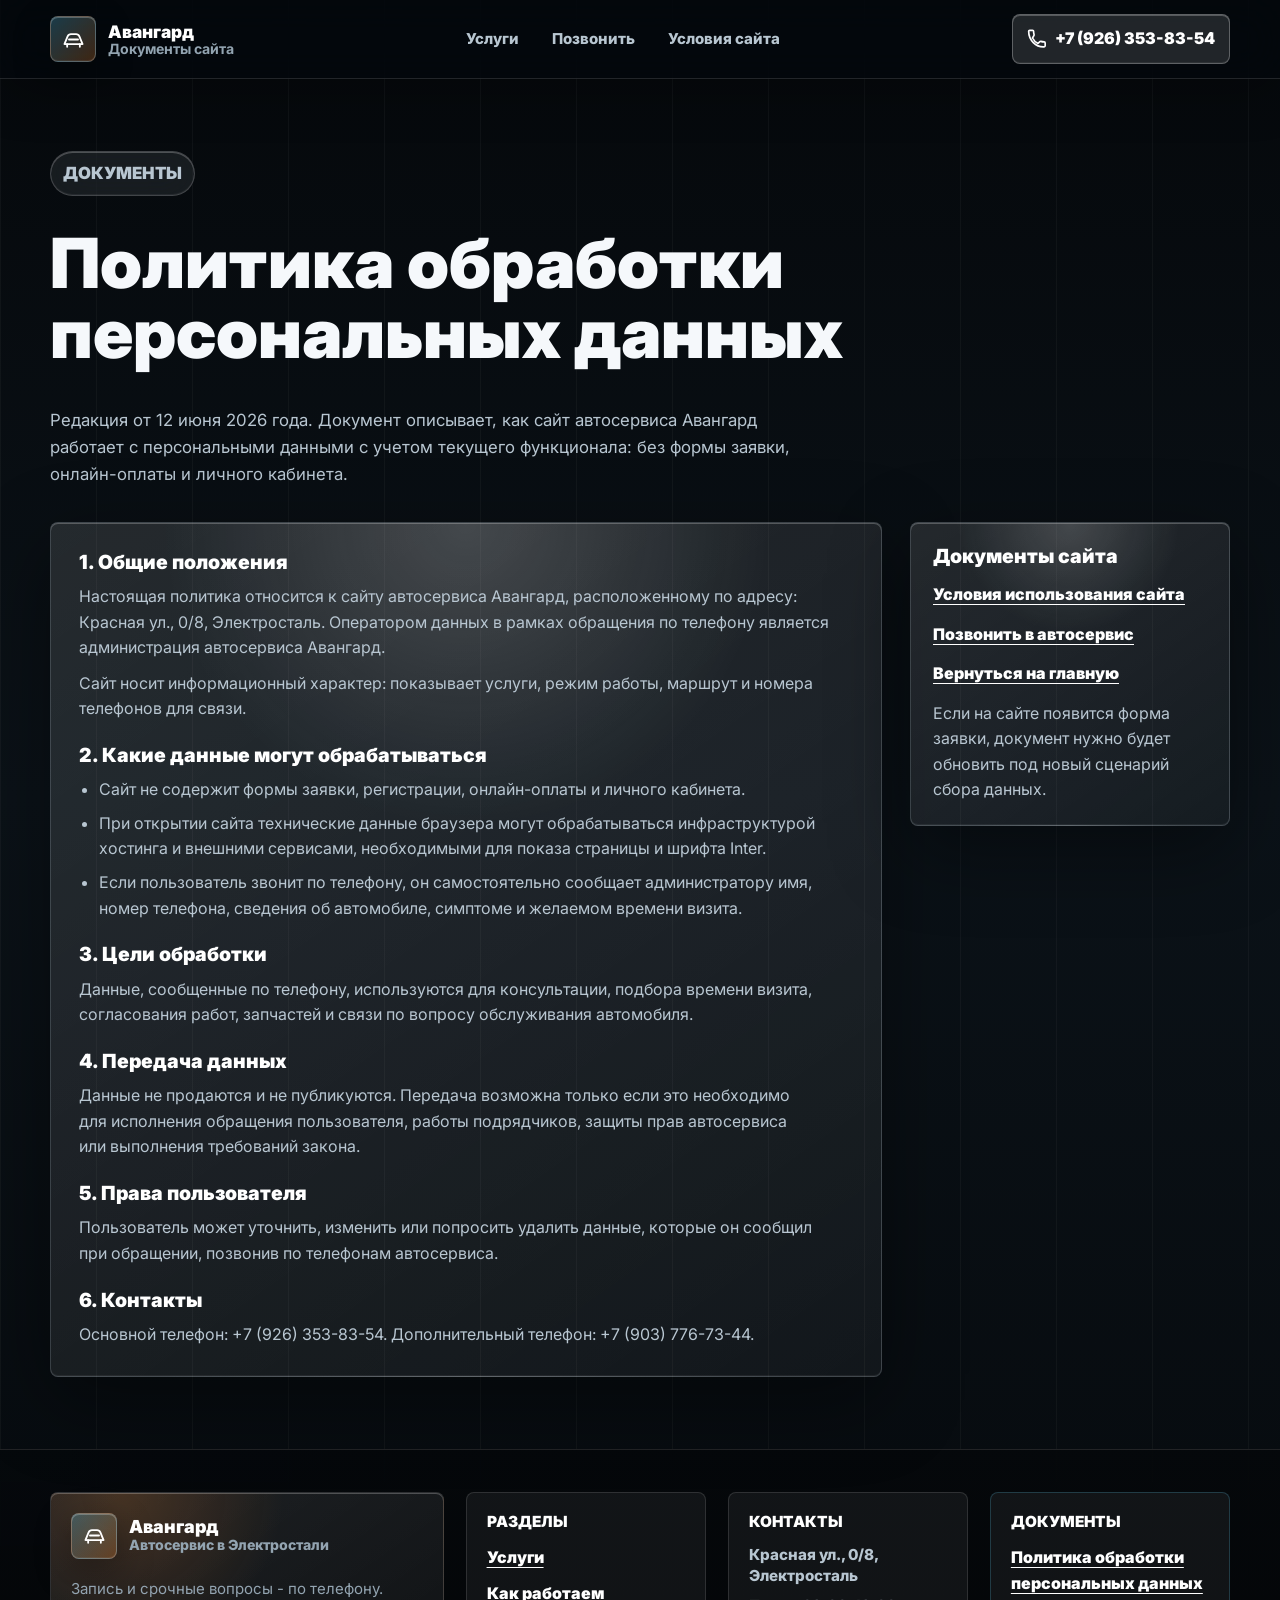
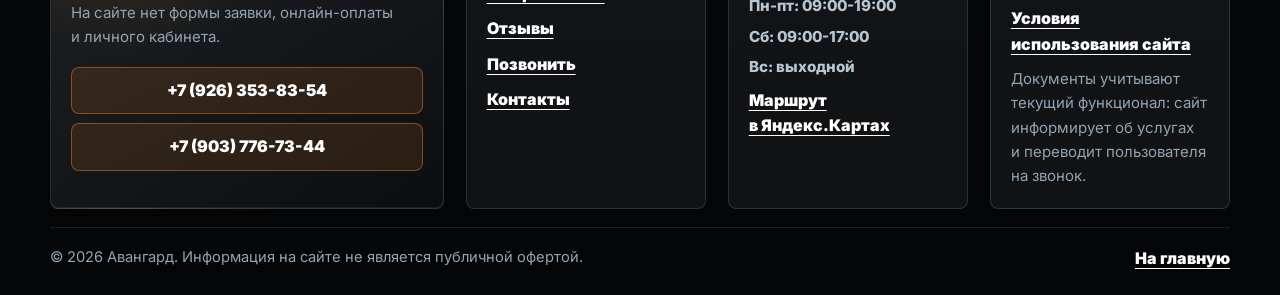
<file: privacy.html>
<!doctype html>
<html lang="ru">
<head>
    <meta charset="utf-8">
    <meta name="viewport" content="width=device-width, initial-scale=1">
    <title>Политика обработки персональных данных - Авангард</title>
    <meta name="description" content="Политика обработки персональных данных сайта автосервиса Авангард в Электростали.">
    <meta name="robots" content="index, follow">
    <link rel="canonical" href="https://rombensonn.github.io/avangard-landing/privacy.html">
    <meta name="theme-color" content="#0b6e99">
    <link rel="preconnect" href="https://fonts.googleapis.com">
    <link rel="preconnect" href="https://fonts.gstatic.com" crossorigin>
    <link href="https://fonts.googleapis.com/css2?family=Inter:wght@400;500;600;700;800;900&display=swap" rel="stylesheet">
    <link rel="stylesheet" href="./css/styles.css?v=liquid-glass-12">
</head>
<body>
    <a class="skip-link" href="#main">Перейти к содержанию</a>

    <header class="site-header">
        <div class="container header-grid">
            <a class="brand" href="./index.html" aria-label="Авангард - на главную">
                <span class="brand-mark" aria-hidden="true">
                    <svg viewBox="0 0 32 32" focusable="false">
                        <path d="M6 21h20l-3.5-8.5A4 4 0 0 0 18.8 10h-5.6a4 4 0 0 0-3.7 2.5L6 21Z"></path>
                        <path d="M9 21v3m14-3v3M11 16h10"></path>
                    </svg>
                </span>
                <span>
                    <strong>Авангард</strong>
                    <small>Документы сайта</small>
                </span>
            </a>

            <nav class="main-nav" aria-label="Навигация по документам">
                <a href="./index.html#services">Услуги</a>
                <a href="./index.html#call">Позвонить</a>
                <a href="./terms.html">Условия сайта</a>
            </nav>

            <div class="header-actions">
                <a class="link-call" href="tel:+79263538354">
                    <svg class="icon" viewBox="0 0 24 24" aria-hidden="true"><path d="M6.6 10.8c1.4 2.8 3.8 5.2 6.6 6.6l2.2-2.2c.3-.3.8-.4 1.2-.3 1.3.4 2.6.6 4 .6.7 0 1.2.5 1.2 1.2v3.5c0 .7-.5 1.2-1.2 1.2C10.6 22 2 13.4 2 2.8c0-.7.5-1.2 1.2-1.2h3.5c.7 0 1.2.5 1.2 1.2 0 1.4.2 2.7.6 4 .1.4 0 .8-.3 1.2l-1.6 2.8Z"></path></svg>
                    +7 (926) 353-83-54
                </a>
            </div>
        </div>
    </header>

    <main class="document-main" id="main">
        <div class="container">
            <div class="document-hero">
                <p class="eyebrow">Документы</p>
                <h1>Политика обработки персональных данных</h1>
                <p>Редакция от 12 июня 2026 года. Документ описывает, как сайт автосервиса Авангард работает с персональными данными с учетом текущего функционала: без формы заявки, онлайн-оплаты и личного кабинета.</p>
            </div>

            <div class="document-layout">
                <article class="document-card">
                    <section>
                        <h2>1. Общие положения</h2>
                        <p>Настоящая политика относится к сайту автосервиса Авангард, расположенному по адресу: Красная ул., 0/8, Электросталь. Оператором данных в рамках обращения по телефону является администрация автосервиса Авангард.</p>
                        <p>Сайт носит информационный характер: показывает услуги, режим работы, маршрут и номера телефонов для связи.</p>
                    </section>

                    <section>
                        <h2>2. Какие данные могут обрабатываться</h2>
                        <ul>
                            <li>Сайт не содержит формы заявки, регистрации, онлайн-оплаты и личного кабинета.</li>
                            <li>При открытии сайта технические данные браузера могут обрабатываться инфраструктурой хостинга и внешними сервисами, необходимыми для показа страницы и шрифта Inter.</li>
                            <li>Если пользователь звонит по телефону, он самостоятельно сообщает администратору имя, номер телефона, сведения об автомобиле, симптоме и желаемом времени визита.</li>
                        </ul>
                    </section>

                    <section>
                        <h2>3. Цели обработки</h2>
                        <p>Данные, сообщенные по телефону, используются для консультации, подбора времени визита, согласования работ, запчастей и связи по вопросу обслуживания автомобиля.</p>
                    </section>

                    <section>
                        <h2>4. Передача данных</h2>
                        <p>Данные не продаются и не публикуются. Передача возможна только если это необходимо для исполнения обращения пользователя, работы подрядчиков, защиты прав автосервиса или выполнения требований закона.</p>
                    </section>

                    <section>
                        <h2>5. Права пользователя</h2>
                        <p>Пользователь может уточнить, изменить или попросить удалить данные, которые он сообщил при обращении, позвонив по телефонам автосервиса.</p>
                    </section>

                    <section>
                        <h2>6. Контакты</h2>
                        <p>Основной телефон: <a href="tel:+79263538354">+7 (926) 353-83-54</a>. Дополнительный телефон: <a href="tel:+79037767344">+7 (903) 776-73-44</a>.</p>
                    </section>
                </article>

                <aside class="document-aside" aria-label="Связанные документы">
                    <h2>Документы сайта</h2>
                    <a href="./terms.html">Условия использования сайта</a>
                    <a href="./index.html#call">Позвонить в автосервис</a>
                    <a href="./index.html">Вернуться на главную</a>
                    <p>Если на сайте появится форма заявки, документ нужно будет обновить под новый сценарий сбора данных.</p>
                </aside>
            </div>
        </div>
    </main>

    <footer class="site-footer" id="documents">
        <div class="container footer-shell">
            <div class="footer-brand-panel">
                <a class="footer-brand" href="./index.html" aria-label="Авангард - на главную">
                    <span class="brand-mark" aria-hidden="true">
                        <svg viewBox="0 0 32 32" focusable="false">
                            <path d="M6 21h20l-3.5-8.5A4 4 0 0 0 18.8 10h-5.6a4 4 0 0 0-3.7 2.5L6 21Z"></path>
                            <path d="M9 21v3m14-3v3M11 16h10"></path>
                        </svg>
                    </span>
                    <span>
                        <strong>Авангард</strong>
                        <small>Автосервис в Электростали</small>
                    </span>
                </a>
                <p>Запись и срочные вопросы - по телефону. На сайте нет формы заявки, онлайн-оплаты и личного кабинета.</p>
                <div class="footer-call-row" aria-label="Телефоны автосервиса">
                    <a href="tel:+79263538354">+7 (926) 353-83-54</a>
                    <a href="tel:+79037767344">+7 (903) 776-73-44</a>
                </div>
            </div>

            <nav class="footer-column" aria-label="Разделы сайта">
                <h2>Разделы</h2>
                <a href="./index.html#services">Услуги</a>
                <a href="./index.html#process">Как работаем</a>
                <a href="./index.html#reviews">Отзывы</a>
                <a href="./index.html#call">Позвонить</a>
                <a href="./index.html#contacts">Контакты</a>
            </nav>

            <div class="footer-column">
                <h2>Контакты</h2>
                <address>Красная ул., 0/8, Электросталь</address>
                <span>Пн-пт: 09:00-19:00</span>
                <span>Сб: 09:00-17:00</span>
                <span>Вс: выходной</span>
                <a href="https://yandex.ru/maps/-/CPhtrOk2" target="_blank" rel="noopener">Маршрут в Яндекс.Картах</a>
            </div>

            <nav class="footer-column footer-docs" aria-label="Документы сайта">
                <h2>Документы</h2>
                <a href="./privacy.html">Политика обработки персональных данных</a>
                <a href="./terms.html">Условия использования сайта</a>
                <p>Документы учитывают текущий функционал: сайт информирует об услугах и переводит пользователя на звонок.</p>
            </nav>
        </div>

        <div class="container footer-bottom">
            <p>© 2026 Авангард. Информация на сайте не является публичной офертой.</p>
            <a href="./index.html">На главную</a>
        </div>
    </footer>
    <script src="./js/main.js?v=liquid-glass-5" defer></script>
</body>
</html>
</file>
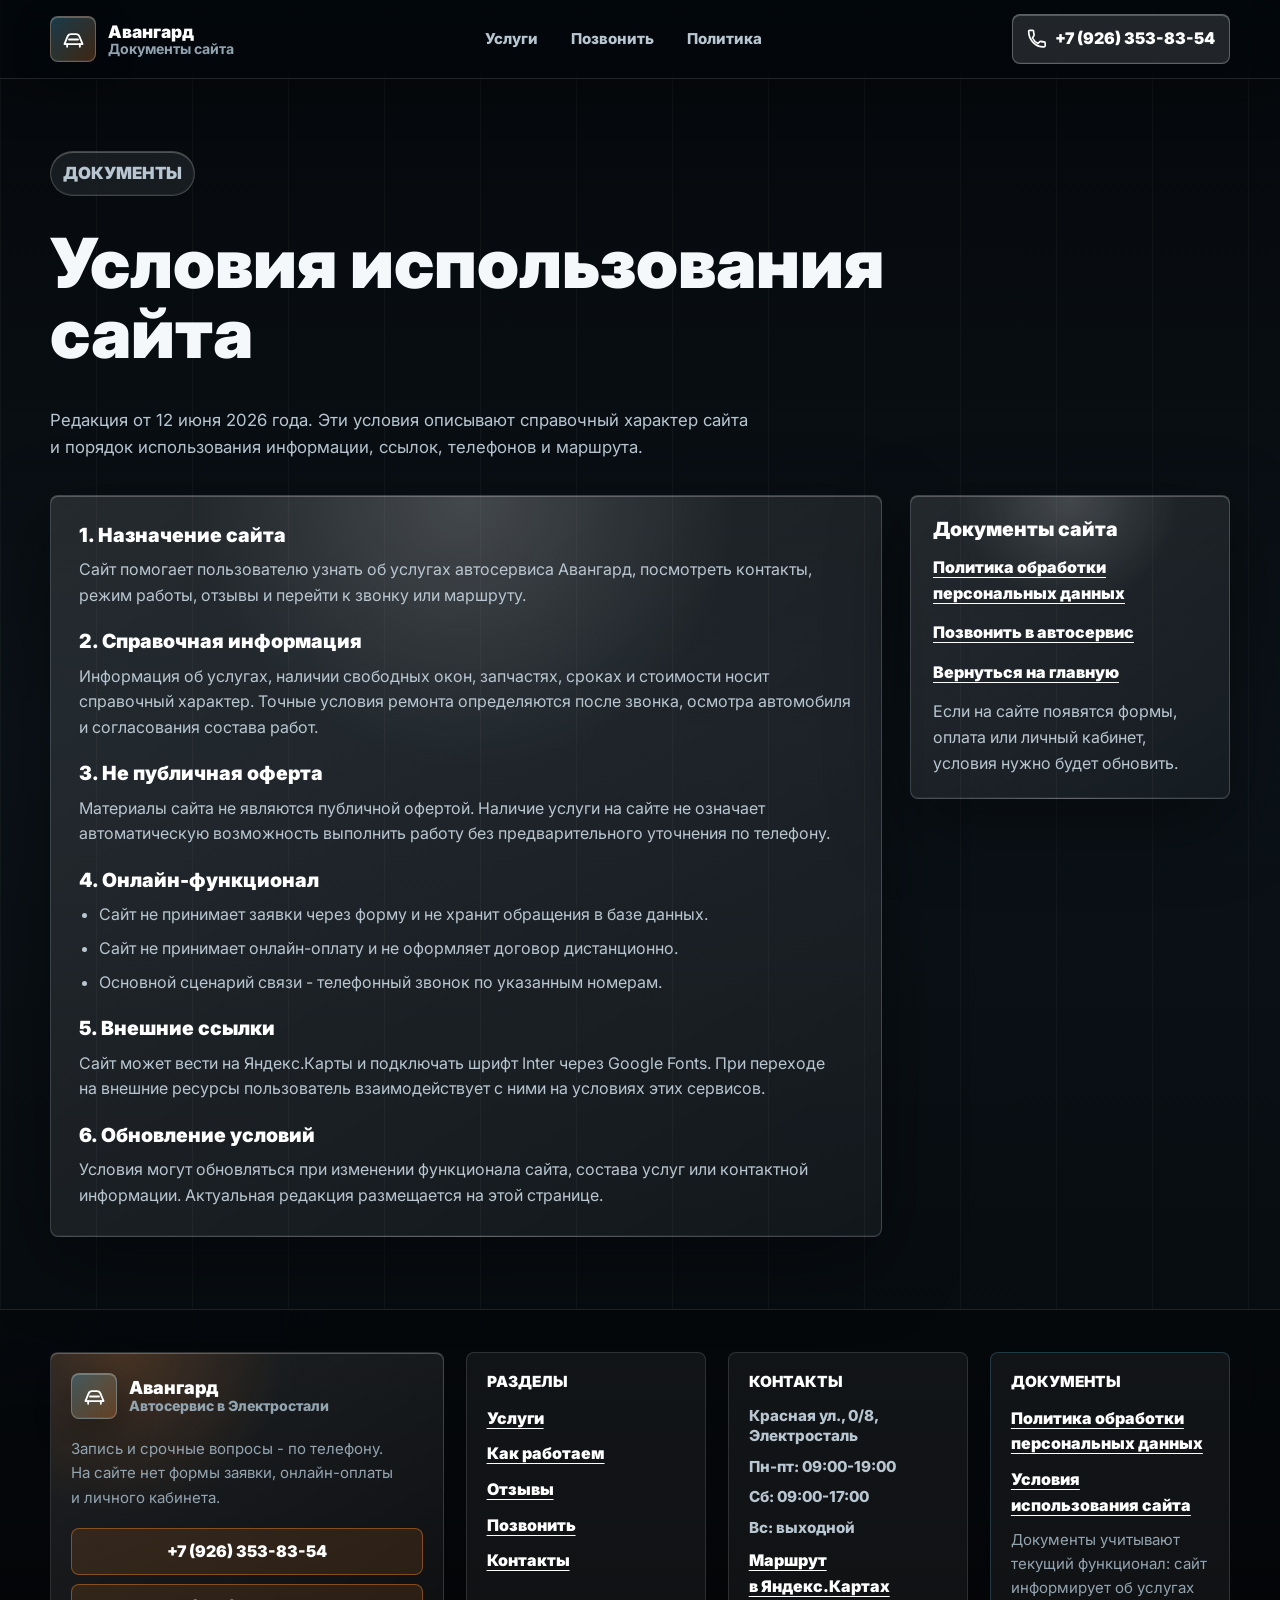
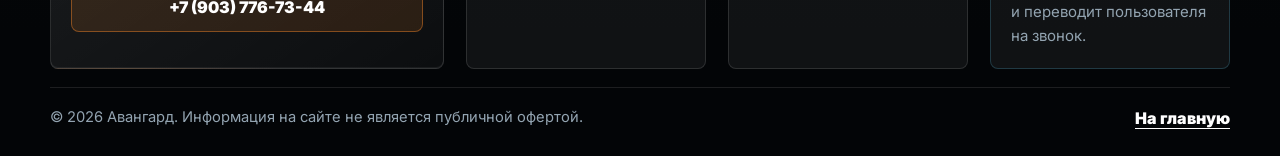
<file: terms.html>
<!doctype html>
<html lang="ru">
<head>
    <meta charset="utf-8">
    <meta name="viewport" content="width=device-width, initial-scale=1">
    <title>Условия использования сайта - Авангард</title>
    <meta name="description" content="Условия использования сайта автосервиса Авангард в Электростали.">
    <meta name="robots" content="index, follow">
    <link rel="canonical" href="https://rombensonn.github.io/avangard-landing/terms.html">
    <meta name="theme-color" content="#0b6e99">
    <link rel="preconnect" href="https://fonts.googleapis.com">
    <link rel="preconnect" href="https://fonts.gstatic.com" crossorigin>
    <link href="https://fonts.googleapis.com/css2?family=Inter:wght@400;500;600;700;800;900&display=swap" rel="stylesheet">
    <link rel="stylesheet" href="./css/styles.css?v=liquid-glass-12">
</head>
<body>
    <a class="skip-link" href="#main">Перейти к содержанию</a>

    <header class="site-header">
        <div class="container header-grid">
            <a class="brand" href="./index.html" aria-label="Авангард - на главную">
                <span class="brand-mark" aria-hidden="true">
                    <svg viewBox="0 0 32 32" focusable="false">
                        <path d="M6 21h20l-3.5-8.5A4 4 0 0 0 18.8 10h-5.6a4 4 0 0 0-3.7 2.5L6 21Z"></path>
                        <path d="M9 21v3m14-3v3M11 16h10"></path>
                    </svg>
                </span>
                <span>
                    <strong>Авангард</strong>
                    <small>Документы сайта</small>
                </span>
            </a>

            <nav class="main-nav" aria-label="Навигация по документам">
                <a href="./index.html#services">Услуги</a>
                <a href="./index.html#call">Позвонить</a>
                <a href="./privacy.html">Политика</a>
            </nav>

            <div class="header-actions">
                <a class="link-call" href="tel:+79263538354">
                    <svg class="icon" viewBox="0 0 24 24" aria-hidden="true"><path d="M6.6 10.8c1.4 2.8 3.8 5.2 6.6 6.6l2.2-2.2c.3-.3.8-.4 1.2-.3 1.3.4 2.6.6 4 .6.7 0 1.2.5 1.2 1.2v3.5c0 .7-.5 1.2-1.2 1.2C10.6 22 2 13.4 2 2.8c0-.7.5-1.2 1.2-1.2h3.5c.7 0 1.2.5 1.2 1.2 0 1.4.2 2.7.6 4 .1.4 0 .8-.3 1.2l-1.6 2.8Z"></path></svg>
                    +7 (926) 353-83-54
                </a>
            </div>
        </div>
    </header>

    <main class="document-main" id="main">
        <div class="container">
            <div class="document-hero">
                <p class="eyebrow">Документы</p>
                <h1>Условия использования сайта</h1>
                <p>Редакция от 12 июня 2026 года. Эти условия описывают справочный характер сайта и порядок использования информации, ссылок, телефонов и маршрута.</p>
            </div>

            <div class="document-layout">
                <article class="document-card">
                    <section>
                        <h2>1. Назначение сайта</h2>
                        <p>Сайт помогает пользователю узнать об услугах автосервиса Авангард, посмотреть контакты, режим работы, отзывы и перейти к звонку или маршруту.</p>
                    </section>

                    <section>
                        <h2>2. Справочная информация</h2>
                        <p>Информация об услугах, наличии свободных окон, запчастях, сроках и стоимости носит справочный характер. Точные условия ремонта определяются после звонка, осмотра автомобиля и согласования состава работ.</p>
                    </section>

                    <section>
                        <h2>3. Не публичная оферта</h2>
                        <p>Материалы сайта не являются публичной офертой. Наличие услуги на сайте не означает автоматическую возможность выполнить работу без предварительного уточнения по телефону.</p>
                    </section>

                    <section>
                        <h2>4. Онлайн-функционал</h2>
                        <ul>
                            <li>Сайт не принимает заявки через форму и не хранит обращения в базе данных.</li>
                            <li>Сайт не принимает онлайн-оплату и не оформляет договор дистанционно.</li>
                            <li>Основной сценарий связи - телефонный звонок по указанным номерам.</li>
                        </ul>
                    </section>

                    <section>
                        <h2>5. Внешние ссылки</h2>
                        <p>Сайт может вести на Яндекс.Карты и подключать шрифт Inter через Google Fonts. При переходе на внешние ресурсы пользователь взаимодействует с ними на условиях этих сервисов.</p>
                    </section>

                    <section>
                        <h2>6. Обновление условий</h2>
                        <p>Условия могут обновляться при изменении функционала сайта, состава услуг или контактной информации. Актуальная редакция размещается на этой странице.</p>
                    </section>
                </article>

                <aside class="document-aside" aria-label="Связанные документы">
                    <h2>Документы сайта</h2>
                    <a href="./privacy.html">Политика обработки персональных данных</a>
                    <a href="./index.html#call">Позвонить в автосервис</a>
                    <a href="./index.html">Вернуться на главную</a>
                    <p>Если на сайте появятся формы, оплата или личный кабинет, условия нужно будет обновить.</p>
                </aside>
            </div>
        </div>
    </main>

    <footer class="site-footer" id="documents">
        <div class="container footer-shell">
            <div class="footer-brand-panel">
                <a class="footer-brand" href="./index.html" aria-label="Авангард - на главную">
                    <span class="brand-mark" aria-hidden="true">
                        <svg viewBox="0 0 32 32" focusable="false">
                            <path d="M6 21h20l-3.5-8.5A4 4 0 0 0 18.8 10h-5.6a4 4 0 0 0-3.7 2.5L6 21Z"></path>
                            <path d="M9 21v3m14-3v3M11 16h10"></path>
                        </svg>
                    </span>
                    <span>
                        <strong>Авангард</strong>
                        <small>Автосервис в Электростали</small>
                    </span>
                </a>
                <p>Запись и срочные вопросы - по телефону. На сайте нет формы заявки, онлайн-оплаты и личного кабинета.</p>
                <div class="footer-call-row" aria-label="Телефоны автосервиса">
                    <a href="tel:+79263538354">+7 (926) 353-83-54</a>
                    <a href="tel:+79037767344">+7 (903) 776-73-44</a>
                </div>
            </div>

            <nav class="footer-column" aria-label="Разделы сайта">
                <h2>Разделы</h2>
                <a href="./index.html#services">Услуги</a>
                <a href="./index.html#process">Как работаем</a>
                <a href="./index.html#reviews">Отзывы</a>
                <a href="./index.html#call">Позвонить</a>
                <a href="./index.html#contacts">Контакты</a>
            </nav>

            <div class="footer-column">
                <h2>Контакты</h2>
                <address>Красная ул., 0/8, Электросталь</address>
                <span>Пн-пт: 09:00-19:00</span>
                <span>Сб: 09:00-17:00</span>
                <span>Вс: выходной</span>
                <a href="https://yandex.ru/maps/-/CPhtrOk2" target="_blank" rel="noopener">Маршрут в Яндекс.Картах</a>
            </div>

            <nav class="footer-column footer-docs" aria-label="Документы сайта">
                <h2>Документы</h2>
                <a href="./privacy.html">Политика обработки персональных данных</a>
                <a href="./terms.html">Условия использования сайта</a>
                <p>Документы учитывают текущий функционал: сайт информирует об услугах и переводит пользователя на звонок.</p>
            </nav>
        </div>

        <div class="container footer-bottom">
            <p>© 2026 Авангард. Информация на сайте не является публичной офертой.</p>
            <a href="./index.html">На главную</a>
        </div>
    </footer>
    <script src="./js/main.js?v=liquid-glass-5" defer></script>
</body>
</html>
</file>
<file: css/styles.css>
:root {
    --font-main: "Inter", Arial, sans-serif;
    --ink: #f5f8fb;
    --text: #d6e0e8;
    --muted: #93a4b1;
    --soft: #b8c6d1;
    --body: #05080b;
    --body-2: #0a1016;
    --panel: rgba(14, 22, 29, 0.62);
    --panel-strong: rgba(9, 15, 20, 0.76);
    --glass: rgba(255, 255, 255, 0.105);
    --glass-strong: rgba(255, 255, 255, 0.155);
    --line: rgba(228, 241, 255, 0.18);
    --line-strong: rgba(255, 255, 255, 0.34);
    --brand: #61d7ff;
    --brand-deep: #0b8fb4;
    --accent: #ff8a2a;
    --accent-strong: #ff6b17;
    --success: #33d18f;
    --warning: #ffb34d;
    --danger: #ff665a;
    --shadow: 0 24px 80px rgba(0, 0, 0, 0.42);
    --inner: inset 0 1px 0 rgba(255, 255, 255, 0.24), inset 0 -1px 0 rgba(255, 255, 255, 0.06);
    --radius: 8px;
    --container: 1180px;
}

* {
    box-sizing: border-box;
}

html {
    scroll-behavior: smooth;
    overflow-x: hidden;
}

body {
    min-width: 320px;
    margin: 0;
    color: var(--text);
    background:
        linear-gradient(90deg, rgba(255, 255, 255, 0.035) 1px, transparent 1px) 0 0 / 96px 96px,
        linear-gradient(180deg, #05080b 0%, #0b1218 42%, #05080b 100%);
    font-family: var(--font-main);
    font-size: 16px;
    line-height: 1.6;
    overflow-x: hidden;
    text-rendering: optimizeLegibility;
}

button,
input,
select,
textarea {
    font: inherit;
}

a {
    color: inherit;
    text-decoration: none;
}

button,
a,
select,
input,
textarea {
    -webkit-tap-highlight-color: transparent;
}

button {
    cursor: pointer;
}

img,
svg {
    display: block;
}

img {
    max-width: 100%;
}

svg {
    fill: none;
    stroke: currentColor;
    stroke-width: 2;
    stroke-linecap: round;
    stroke-linejoin: round;
}

h1,
h2,
h3,
p {
    margin-top: 0;
}

h1,
h2,
h3 {
    max-width: 100%;
    color: var(--ink);
    font-family: var(--font-main);
    font-weight: 900;
    line-height: 1.02;
    letter-spacing: 0;
    overflow-wrap: anywhere;
}

h1 {
    max-width: 850px;
    margin-bottom: 20px;
    font-size: clamp(2.35rem, 5.25vw, 4.85rem);
}

h2 {
    max-width: 850px;
    margin-bottom: 16px;
    font-size: clamp(2rem, 4.6vw, 4.25rem);
}

h3 {
    margin-bottom: 12px;
    font-size: 1.18rem;
}

p {
    margin-bottom: 0;
}

ul,
ol,
dl,
figure {
    margin: 0;
}

.container {
    width: calc(100% - 32px);
    max-width: var(--container);
    margin-inline: auto;
}

.skip-link {
    position: fixed;
    top: 12px;
    left: 12px;
    z-index: 50;
    transform: translateY(-160%);
    border: 1px solid var(--line);
    border-radius: var(--radius);
    background: #0a1016;
    color: #ffffff;
    padding: 10px 14px;
}

.skip-link:focus {
    transform: translateY(0);
}

.icon {
    width: 20px;
    height: 20px;
    flex: 0 0 20px;
}

.site-header {
    position: sticky;
    top: 0;
    z-index: 20;
    border-bottom: 1px solid rgba(255, 255, 255, 0.12);
    background: rgba(4, 8, 12, 0.68);
    backdrop-filter: blur(22px) saturate(150%);
    box-shadow: 0 14px 50px rgba(0, 0, 0, 0.24);
}

.header-grid {
    display: grid;
    grid-template-columns: auto 1fr auto;
    align-items: center;
    gap: 24px;
    min-height: 78px;
}

.brand {
    display: inline-flex;
    align-items: center;
    gap: 12px;
    min-width: 0;
}

.brand-mark {
    display: grid;
    width: 46px;
    height: 46px;
    place-items: center;
    border: 1px solid rgba(255, 255, 255, 0.24);
    border-radius: var(--radius);
    background: linear-gradient(135deg, rgba(97, 215, 255, 0.26), rgba(255, 138, 42, 0.24));
    color: #ffffff;
    box-shadow: var(--inner), 0 12px 35px rgba(0, 0, 0, 0.34);
}

.brand-mark svg {
    width: 29px;
    height: 29px;
}

.brand strong,
.brand small {
    display: block;
}

.brand strong {
    color: #ffffff;
    font-size: 1.08rem;
    font-weight: 900;
    line-height: 1.1;
}

.brand small {
    color: var(--muted);
    font-size: 0.88rem;
    font-weight: 700;
    line-height: 1.1;
}

.main-nav {
    display: flex;
    justify-content: center;
    gap: 5px;
}

.main-nav a {
    border: 1px solid transparent;
    border-radius: 999px;
    color: var(--soft);
    padding: 9px 13px;
    font-size: 0.94rem;
    font-weight: 800;
}

.main-nav a:hover {
    border-color: rgba(255, 255, 255, 0.16);
    background: rgba(255, 255, 255, 0.08);
    color: #ffffff;
}

.header-actions {
    display: flex;
    align-items: center;
    justify-content: end;
    gap: 12px;
}

.status-pill {
    display: inline-flex;
    align-items: center;
    gap: 8px;
    min-height: 34px;
    border: 1px solid rgba(255, 255, 255, 0.2);
    border-radius: 999px;
    background: rgba(255, 255, 255, 0.08);
    color: #ffffff;
    padding: 6px 12px;
    font-size: 0.9rem;
    font-weight: 800;
    white-space: nowrap;
    box-shadow: var(--inner);
}

.status-pill span {
    width: 9px;
    height: 9px;
    border-radius: 50%;
    background: var(--warning);
}

.status-open span {
    background: var(--success);
}

.status-closed span {
    background: var(--danger);
}

.link-call {
    display: inline-flex;
    align-items: center;
    gap: 8px;
    min-height: 44px;
    border: 1px solid rgba(255, 255, 255, 0.28);
    border-radius: var(--radius);
    background: rgba(255, 255, 255, 0.12);
    color: #ffffff;
    padding: 11px 14px;
    font-weight: 900;
    box-shadow: var(--inner);
}

.hero {
    position: relative;
    isolation: isolate;
    min-height: 86svh;
    overflow: hidden;
    border-bottom: 1px solid rgba(255, 255, 255, 0.12);
    background: #05080b;
}

.hero-bg {
    position: absolute;
    inset: 0;
    z-index: -3;
    width: 100%;
    height: 100%;
    max-width: none;
    object-fit: cover;
    object-position: center;
    filter: saturate(1.08) contrast(1.08);
}

.hero::before {
    content: "";
    position: absolute;
    inset: 0;
    z-index: -2;
    background:
        linear-gradient(90deg, rgba(4, 8, 12, 0.94) 0%, rgba(4, 8, 12, 0.82) 34%, rgba(4, 8, 12, 0.28) 62%, rgba(4, 8, 12, 0.76) 100%),
        linear-gradient(180deg, rgba(4, 8, 12, 0.24) 0%, rgba(4, 8, 12, 0.88) 100%);
}

.hero::after {
    content: "";
    position: absolute;
    inset: 0;
    z-index: -1;
    background:
        linear-gradient(90deg, rgba(97, 215, 255, 0.12) 1px, transparent 1px) 0 0 / 118px 118px,
        linear-gradient(0deg, rgba(255, 255, 255, 0.035) 1px, transparent 1px) 0 0 / 118px 118px;
    mask-image: linear-gradient(90deg, #000 0%, transparent 72%);
}

.hero-grid {
    display: grid;
    grid-template-columns: minmax(0, 1fr) 390px;
    gap: 48px;
    align-items: end;
    min-height: 86svh;
    padding-block: 84px 56px;
}

.hero-copy {
    align-self: center;
    min-width: 0;
}

.eyebrow {
    display: inline-flex;
    align-items: center;
    width: fit-content;
    max-width: 100%;
    margin-bottom: 14px;
    border: 1px solid rgba(255, 255, 255, 0.18);
    border-radius: 999px;
    background: rgba(255, 255, 255, 0.075);
    color: #b7efff;
    padding: 8px 12px;
    font-size: 0.82rem;
    font-weight: 900;
    letter-spacing: 0;
    text-transform: uppercase;
    overflow-wrap: anywhere;
    backdrop-filter: blur(18px) saturate(150%);
    box-shadow: var(--inner);
}

.lead {
    max-width: min(100%, 730px);
    color: #c9d4dc;
    font-size: clamp(1.04rem, 2vw, 1.25rem);
    overflow-wrap: anywhere;
}

.hero-actions {
    display: flex;
    flex-wrap: wrap;
    gap: 14px;
    margin-top: 30px;
}

.btn {
    position: relative;
    display: inline-flex;
    align-items: center;
    justify-content: center;
    gap: 10px;
    min-width: 0;
    min-height: 54px;
    overflow: hidden;
    border: 1px solid rgba(255, 255, 255, 0.2);
    border-radius: var(--radius);
    padding: 11px 18px 11px 14px;
    color: #ffffff;
    font-weight: 900;
    line-height: 1.2;
    text-align: center;
    box-shadow: var(--inner);
}

.btn::before {
    content: "";
    position: absolute;
    inset: 0;
    background: linear-gradient(120deg, transparent 0%, rgba(255, 255, 255, 0.24) 44%, transparent 68%);
    transform: translateX(-140%);
}

.btn > span:not(.btn-icon-soft) {
    position: relative;
    z-index: 1;
}

.btn-icon-soft {
    position: relative;
    z-index: 1;
    display: inline-grid;
    flex: 0 0 auto;
    width: 34px;
    height: 34px;
    place-items: center;
    border: 1px solid rgba(255, 255, 255, 0.2);
    border-radius: 999px;
    background:
        radial-gradient(circle at 35% 22%, rgba(255, 255, 255, 0.34), transparent 42%),
        rgba(255, 255, 255, 0.14);
    color: #ffffff;
    box-shadow: var(--inner), 0 10px 26px rgba(0, 0, 0, 0.18);
}

.btn-icon-soft .icon {
    width: 18px;
    height: 18px;
}

.btn-primary {
    border-color: rgba(255, 151, 66, 0.72);
    background: linear-gradient(135deg, #ff8a2a, #d94f13);
    color: #ffffff;
    box-shadow: var(--inner), 0 18px 44px rgba(255, 107, 23, 0.24);
}

.btn-secondary,
.btn-map {
    background: rgba(255, 255, 255, 0.105);
    backdrop-filter: blur(18px) saturate(150%);
}

.btn-secondary .btn-icon-soft {
    background:
        radial-gradient(circle at 35% 22%, rgba(255, 255, 255, 0.24), transparent 42%),
        rgba(97, 215, 255, 0.12);
}

.btn-secondary:hover,
.btn-map:hover {
    border-color: rgba(97, 215, 255, 0.48);
}

.btn-wide {
    width: 100%;
}

.proof-grid {
    display: grid;
    grid-template-columns: repeat(3, minmax(0, 1fr));
    gap: 12px;
    max-width: 720px;
    margin-top: 34px;
}

.proof-grid div,
.hero-panel,
.service-card,
.trust-card,
.review-card,
.hours-card,
.phone-panel,
.phone-card,
.note-box,
.callout,
.rating-summary,
.process-visual,
.quick-chip,
.amenities-list span {
    position: relative;
    border: 1px solid var(--line);
    border-radius: var(--radius);
    background:
        radial-gradient(circle at var(--mx, 50%) var(--my, 0%), rgba(255, 255, 255, 0.18), transparent 32%),
        linear-gradient(145deg, rgba(255, 255, 255, 0.14), rgba(255, 255, 255, 0.045));
    backdrop-filter: blur(24px) saturate(155%);
    box-shadow: var(--shadow), var(--inner);
}

.proof-grid div {
    min-width: 0;
    padding: 16px;
}

.proof-grid dt {
    color: #ffffff;
    font-size: 2.15rem;
    font-weight: 900;
    line-height: 1;
}

.proof-grid dd {
    margin: 8px 0 0;
    color: var(--muted);
    font-size: 0.92rem;
}

.hero-panel {
    min-width: 0;
    padding: 24px;
}

.panel-heading {
    display: grid;
    gap: 10px;
    padding-bottom: 20px;
    border-bottom: 1px solid rgba(255, 255, 255, 0.13);
}

.panel-heading p {
    color: var(--soft);
    font-weight: 700;
}

.bay-board {
    display: grid;
    gap: 10px;
    margin-top: 20px;
}

.bay-row {
    display: grid;
    grid-template-columns: 36px 1fr;
    column-gap: 12px;
    align-items: center;
    border: 1px solid rgba(255, 255, 255, 0.13);
    border-radius: var(--radius);
    background: rgba(0, 0, 0, 0.24);
    padding: 12px;
}

.bay-row span {
    display: grid;
    grid-row: span 2;
    width: 36px;
    height: 36px;
    place-items: center;
    border-radius: 50%;
    background: rgba(97, 215, 255, 0.14);
    color: var(--brand);
    font-weight: 900;
    box-shadow: inset 0 0 0 1px rgba(97, 215, 255, 0.36);
}

.bay-row strong {
    color: #ffffff;
    font-weight: 900;
    line-height: 1.15;
}

.bay-row small {
    color: var(--muted);
    font-size: 0.9rem;
}

.contact-stack {
    display: grid;
    gap: 10px;
    margin-top: 20px;
}

.contact-stack a,
.map-link {
    display: inline-flex;
    align-items: center;
    justify-content: center;
    min-height: 48px;
    border: 1px solid rgba(255, 255, 255, 0.16);
    border-radius: var(--radius);
    background: rgba(255, 255, 255, 0.1);
    color: #ffffff;
    padding: 12px 14px;
    font-weight: 900;
    text-align: center;
    backdrop-filter: blur(18px);
}

.map-link {
    gap: 8px;
    width: 100%;
    margin-top: 10px;
    color: #c8f4ff;
}

.section {
    position: relative;
    scroll-margin-top: 96px;
    padding-block: 84px;
}

.section::before {
    content: "";
    position: absolute;
    inset: 0;
    z-index: -1;
    pointer-events: none;
}

.pain-section {
    background:
        linear-gradient(180deg, rgba(5, 8, 11, 0.76), rgba(11, 18, 24, 0.96)),
        linear-gradient(90deg, transparent, rgba(97, 215, 255, 0.05), transparent);
}

.section-heading {
    min-width: 0;
    max-width: 780px;
    margin-bottom: 34px;
}

.section-heading.narrow {
    max-width: 760px;
}

.section-heading.split {
    display: grid;
    grid-template-columns: minmax(0, 1fr) minmax(280px, 0.58fr);
    gap: 32px;
    max-width: none;
    align-items: end;
}

@media (min-width: 1180px) {
    #services .section-heading.split {
        grid-template-columns: minmax(0, 920px) minmax(200px, 1fr);
    }

    #services .section-heading.split h2 {
        max-width: none;
    }

    #reviews .section-heading.split {
        grid-template-columns: minmax(0, 850px) minmax(260px, 1fr);
    }
}

.section-heading p {
    color: var(--soft);
}

.section-heading.light h2,
.section-heading.light p,
.section-heading.light .eyebrow {
    color: #ffffff;
}

.section-heading.light p {
    opacity: 0.88;
}

.quick-grid {
    display: flex;
    flex-wrap: wrap;
    gap: 10px;
}

.quick-chip {
    min-height: 44px;
    color: #edf8ff;
    padding: 10px 14px;
    font-weight: 800;
}

.quick-chip:hover,
.quick-chip.is-selected {
    border-color: rgba(255, 138, 42, 0.65);
    background:
        radial-gradient(circle at var(--mx, 50%) var(--my, 0%), rgba(255, 255, 255, 0.22), transparent 36%),
        linear-gradient(145deg, rgba(255, 138, 42, 0.28), rgba(255, 255, 255, 0.08));
    color: #ffffff;
}

.services-grid {
    display: grid;
    grid-template-columns: repeat(3, minmax(0, 1fr));
    gap: 18px;
}

.service-card {
    display: grid;
    align-content: start;
    gap: 12px;
    min-height: 100%;
    padding: 22px;
}

.service-card::before,
.trust-card::before,
.review-card::before,
.phone-panel::before,
.hours-card::before,
.process-visual::before {
    content: "";
    position: absolute;
    top: 0;
    right: 12px;
    left: 12px;
    height: 1px;
    background: linear-gradient(90deg, transparent, rgba(255, 255, 255, 0.68), transparent);
    pointer-events: none;
}

.card-index {
    color: var(--brand);
    font-weight: 900;
}

.service-card h3,
.trust-card h3,
.review-top strong,
.hours-card h3,
.note-box strong,
.callout strong {
    color: #ffffff;
}

.service-card p {
    color: var(--soft);
}

.service-card ul {
    display: grid;
    gap: 8px;
    padding-left: 0;
    list-style: none;
}

.service-card li {
    position: relative;
    padding-left: 18px;
    color: #c9d5de;
}

.service-card li::before {
    content: "";
    position: absolute;
    top: 0.72em;
    left: 0;
    width: 7px;
    height: 7px;
    border-radius: 50%;
    background: var(--accent);
    box-shadow: 0 0 16px rgba(255, 138, 42, 0.45);
}

.contrast-section {
    overflow: hidden;
    background:
        linear-gradient(90deg, rgba(0, 0, 0, 0.62), rgba(4, 10, 14, 0.28)),
        #05080b;
}

.process-visual {
    display: grid;
    grid-template-columns: minmax(0, 1fr) 330px;
    gap: 0;
    overflow: hidden;
    margin-bottom: 22px;
}

.process-visual img {
    width: 100%;
    height: 360px;
    object-fit: cover;
}

.process-visual figcaption {
    display: grid;
    align-content: end;
    gap: 10px;
    padding: 24px;
    background:
        linear-gradient(180deg, rgba(255, 255, 255, 0.08), rgba(255, 255, 255, 0.025)),
        rgba(0, 0, 0, 0.28);
}

.process-visual figcaption strong {
    color: #ffffff;
    font-size: 1.35rem;
    font-weight: 900;
}

.process-visual figcaption span {
    color: var(--soft);
}

.trust-grid {
    display: grid;
    grid-template-columns: repeat(4, minmax(0, 1fr));
    gap: 14px;
}

.trust-heading {
    margin-top: 34px;
}

.process-group-label {
    display: inline-flex;
    width: fit-content;
    margin: 0 0 12px;
    border: 1px solid rgba(97, 215, 255, 0.28);
    border-radius: 999px;
    background: rgba(97, 215, 255, 0.08);
    color: #cfefff;
    padding: 8px 12px;
    font-size: 0.78rem;
    font-weight: 900;
    letter-spacing: 0.02em;
    line-height: 1;
    text-transform: uppercase;
}

.process-group-label-timeline {
    margin-top: 22px;
}

.trust-card {
    padding: 20px;
}

.trust-card p {
    color: var(--soft);
}

.timeline {
    display: grid;
    grid-template-columns: repeat(4, minmax(0, 1fr));
    gap: 1px;
    margin-top: 0;
    padding: 1px;
    overflow: hidden;
    border: 1px solid rgba(255, 255, 255, 0.17);
    border-radius: var(--radius);
    background: rgba(255, 255, 255, 0.08);
    list-style: none;
    box-shadow: var(--shadow);
}

.timeline li {
    display: grid;
    gap: 8px;
    background: rgba(4, 8, 12, 0.72);
    color: #ffffff;
    padding: 20px;
}

.timeline strong {
    font-size: 1.08rem;
    font-weight: 900;
}

.timeline span {
    color: var(--soft);
}

.rating-summary {
    display: grid;
    justify-items: start;
    gap: 2px;
    padding: 18px;
}

.rating-summary strong {
    color: #ffffff;
    font-size: 1.8rem;
    font-weight: 900;
}

.rating-summary span {
    color: var(--soft);
    font-weight: 700;
}

.review-grid {
    display: grid;
    grid-template-columns: repeat(3, minmax(0, 1fr));
    gap: 18px;
}

.review-card {
    padding: 20px;
}

.review-top {
    display: flex;
    justify-content: space-between;
    gap: 12px;
    margin-bottom: 14px;
}

.review-top span {
    color: var(--muted);
    font-size: 0.92rem;
    font-weight: 700;
    white-space: nowrap;
}

.review-card p {
    color: #d4dee7;
}

.note-box {
    display: grid;
    gap: 8px;
    margin-top: 18px;
    padding: 20px;
    border-color: rgba(255, 138, 42, 0.34);
}

.note-box p {
    color: #f1c29f;
}

.note-box a {
    width: fit-content;
    color: #ffd0a8;
    font-weight: 900;
    text-decoration: underline;
    text-underline-offset: 4px;
}

.amenities-section {
    background:
        linear-gradient(180deg, rgba(7, 12, 16, 0.94), rgba(5, 8, 11, 0.98)),
        linear-gradient(90deg, rgba(255, 138, 42, 0.06), transparent);
}

.amenities-grid {
    display: grid;
    grid-template-columns: minmax(440px, 1.15fr) minmax(280px, 0.85fr);
    gap: 48px;
    align-items: start;
}

.amenities-grid .section-heading {
    max-width: 720px;
}

.amenities-list {
    display: flex;
    flex-wrap: wrap;
    gap: 10px;
}

.amenities-list span {
    color: #edf8ff;
    padding: 10px 14px;
    font-weight: 800;
}

.call-section {
    background:
        linear-gradient(180deg, rgba(5, 8, 11, 0.98), rgba(11, 18, 24, 0.98)),
        linear-gradient(90deg, rgba(97, 215, 255, 0.08), transparent 54%, rgba(255, 138, 42, 0.07));
}

.call-grid {
    display: grid;
    grid-template-columns: 1fr;
    gap: 24px;
    align-items: stretch;
}

.call-copy {
    display: grid;
    max-width: 960px;
    align-content: start;
}

.call-copy p:not(.eyebrow) {
    max-width: 760px;
    color: var(--soft);
}

.callout {
    display: grid;
    gap: 6px;
    margin-top: 24px;
    max-width: 760px;
    padding: 18px;
    border-left: 4px solid var(--brand);
}

.callout span {
    color: var(--soft);
}

.phone-panel {
    display: grid;
    gap: 18px;
    padding: 24px;
}

.phone-panel .phone-card-list {
    grid-template-columns: repeat(2, minmax(0, 1fr));
}

.phone-panel-top {
    display: grid;
    gap: 10px;
    justify-items: start;
    padding-bottom: 18px;
    border-bottom: 1px solid rgba(255, 255, 255, 0.13);
}

.phone-panel-top .status-pill {
    width: fit-content;
    max-width: 100%;
}

.schedule-tabs {
    display: flex;
    flex-wrap: wrap;
    gap: 8px;
    align-items: stretch;
}

.schedule-tab {
    display: grid;
    align-content: center;
    gap: 4px;
    min-height: 52px;
    width: fit-content;
    border: 1px solid rgba(255, 255, 255, 0.14);
    border-radius: 999px;
    background: rgba(255, 255, 255, 0.065);
    color: #ffffff;
    padding: 8px 14px;
    box-shadow: var(--inner);
}

.link-call-label {
    display: none;
}

.schedule-tab-title {
    min-width: 150px;
}

.schedule-tab small {
    display: block;
    color: var(--muted);
    font-size: 0.74rem;
    font-weight: 900;
    line-height: 1;
    text-transform: uppercase;
}

.schedule-tab strong {
    display: block;
    color: #ffffff;
    font-size: 0.95rem;
    font-weight: 900;
    line-height: 1;
    white-space: nowrap;
}

.phone-card-list {
    display: grid;
    gap: 14px;
}

.phone-card {
    display: grid;
    grid-template-columns: 54px minmax(0, 1fr);
    gap: 14px;
    align-items: center;
    min-height: 92px;
    padding: 18px;
    color: #ffffff;
}

.phone-card-primary {
    border-color: rgba(255, 138, 42, 0.74);
    background:
        radial-gradient(circle at var(--mx, 50%) var(--my, 0%), rgba(255, 255, 255, 0.22), transparent 36%),
        linear-gradient(145deg, rgba(255, 138, 42, 0.34), rgba(255, 255, 255, 0.08));
    box-shadow: var(--shadow), var(--inner), 0 18px 52px rgba(255, 107, 23, 0.22);
}

.phone-card-secondary {
    background:
        radial-gradient(circle at var(--mx, 50%) var(--my, 0%), rgba(255, 255, 255, 0.16), transparent 32%),
        linear-gradient(145deg, rgba(97, 215, 255, 0.14), rgba(255, 255, 255, 0.055));
}

.phone-card strong {
    min-width: 0;
    color: #ffffff;
    font-size: 1.52rem;
    font-weight: 900;
    line-height: 1.08;
    overflow-wrap: anywhere;
}

.phone-icon {
    display: grid;
    width: 54px;
    height: 54px;
    place-items: center;
    border: 1px solid rgba(255, 255, 255, 0.24);
    border-radius: 50%;
    background: rgba(0, 0, 0, 0.22);
    color: #ffffff;
    box-shadow: var(--inner);
}

.phone-card-primary .phone-icon {
    background: linear-gradient(135deg, var(--accent), var(--accent-strong));
}

.contacts-section {
    background:
        linear-gradient(180deg, rgba(5, 8, 11, 0.98), rgba(3, 5, 7, 1));
}

.contacts-grid {
    display: grid;
    grid-template-columns: minmax(0, 1fr) 360px;
    gap: 42px;
    align-items: start;
}

address {
    color: #ffffff;
    font-style: normal;
    font-size: 1.2rem;
    font-weight: 800;
}

.contacts-note {
    max-width: 640px;
    color: var(--soft);
    font-weight: 700;
    margin-bottom: 18px;
}

.contact-buttons {
    display: flex;
    flex-wrap: wrap;
    gap: 10px;
    margin-top: 24px;
}

.hours-card {
    padding: 22px;
}

.hours-card h3 {
    margin-bottom: 18px;
}

.hours-card dl {
    display: grid;
    gap: 9px;
}

.hours-card dl div {
    display: flex;
    justify-content: space-between;
    gap: 18px;
    border-bottom: 1px solid rgba(255, 255, 255, 0.12);
    padding-bottom: 9px;
}

.hours-card dt {
    color: var(--muted);
    font-weight: 800;
}

.hours-card dd {
    margin: 0;
    color: #ffffff;
    font-weight: 900;
    white-space: nowrap;
}

.site-footer {
    border-top: 1px solid rgba(255, 255, 255, 0.12);
    background:
        linear-gradient(180deg, rgba(5, 8, 11, 0.98), #030507 72%),
        linear-gradient(90deg, rgba(97, 215, 255, 0.08), transparent 48%, rgba(255, 138, 42, 0.07));
    color: var(--soft);
    padding-block: 42px 24px;
}

.footer-shell {
    display: grid;
    grid-template-columns: minmax(280px, 1.18fr) repeat(3, minmax(0, 0.72fr));
    gap: 22px;
    align-items: stretch;
}

.footer-brand-panel,
.footer-column {
    min-width: 0;
    border: 1px solid rgba(255, 255, 255, 0.12);
    border-radius: var(--radius);
    background: rgba(255, 255, 255, 0.055);
    padding: 20px;
}

.footer-brand-panel {
    display: grid;
    align-content: start;
    gap: 18px;
    background:
        radial-gradient(circle at 18% 0%, rgba(255, 138, 42, 0.18), transparent 36%),
        linear-gradient(145deg, rgba(255, 255, 255, 0.105), rgba(255, 255, 255, 0.04));
    box-shadow: var(--inner);
}

.footer-brand {
    display: inline-flex;
    align-items: center;
    gap: 12px;
    width: fit-content;
    max-width: 100%;
}

.footer-brand strong,
.footer-brand small {
    display: block;
}

.footer-brand strong {
    color: #ffffff;
    font-size: 1.12rem;
    font-weight: 900;
    line-height: 1.1;
}

.footer-brand small {
    color: var(--muted);
    font-size: 0.88rem;
    font-weight: 800;
    line-height: 1.2;
}

.footer-brand-panel p,
.footer-docs p {
    color: var(--muted);
    font-size: 0.94rem;
}

.footer-call-row {
    display: grid;
    gap: 9px;
}

.footer-call-row a {
    display: inline-flex;
    align-items: center;
    justify-content: center;
    min-height: 46px;
    border: 1px solid rgba(255, 138, 42, 0.42);
    border-radius: var(--radius);
    background: rgba(255, 138, 42, 0.12);
    color: #ffffff;
    padding: 10px 12px;
    font-weight: 900;
    text-align: center;
}

.footer-column {
    display: grid;
    align-content: start;
    gap: 10px;
}

.footer-column h2 {
    margin: 0 0 4px;
    color: #ffffff;
    font-size: 0.96rem;
    font-weight: 900;
    line-height: 1.2;
    text-transform: uppercase;
}

.footer-column a,
.footer-bottom a {
    color: #ffffff;
    font-weight: 900;
    text-decoration: underline;
    text-underline-offset: 4px;
}

.footer-column span,
.footer-column address {
    color: var(--soft);
    font-size: 0.95rem;
    font-weight: 800;
    line-height: 1.35;
}

.footer-column address {
    font-style: normal;
}

.footer-docs {
    border-color: rgba(97, 215, 255, 0.2);
}

.footer-bottom {
    display: flex;
    justify-content: space-between;
    gap: 18px;
    margin-top: 18px;
    border-top: 1px solid rgba(255, 255, 255, 0.1);
    padding-top: 18px;
}

.footer-bottom p {
    color: var(--muted);
    font-size: 0.92rem;
}

.document-main {
    min-height: 70svh;
    padding-block: 72px;
}

.document-hero {
    display: grid;
    gap: 18px;
    max-width: 920px;
}

.document-hero h1 {
    font-size: clamp(2.2rem, 5.4vw, 4.7rem);
}

.document-hero p {
    max-width: 760px;
    color: var(--soft);
    font-size: 1.05rem;
}

.document-layout {
    display: grid;
    grid-template-columns: minmax(0, 1fr) 320px;
    gap: 28px;
    align-items: start;
    margin-top: 34px;
}

.document-card,
.document-aside {
    border: 1px solid var(--line);
    border-radius: var(--radius);
    background:
        radial-gradient(circle at var(--mx, 50%) var(--my, 0%), rgba(255, 255, 255, 0.16), transparent 32%),
        linear-gradient(145deg, rgba(255, 255, 255, 0.115), rgba(255, 255, 255, 0.045));
    box-shadow: var(--shadow), var(--inner);
}

.document-card {
    display: grid;
    gap: 22px;
    padding: 28px;
}

.document-card section {
    display: grid;
    gap: 10px;
}

.document-card h2,
.document-aside h2 {
    margin: 0;
    color: #ffffff;
    font-size: 1.22rem;
    line-height: 1.2;
}

.document-card p,
.document-card li,
.document-aside p {
    color: var(--soft);
}

.document-card ul {
    display: grid;
    gap: 8px;
    padding-left: 20px;
}

.document-aside {
    position: sticky;
    top: 104px;
    display: grid;
    gap: 14px;
    padding: 22px;
}

.document-aside a {
    color: #ffffff;
    font-weight: 900;
    text-decoration: underline;
    text-underline-offset: 4px;
}

.mobile-cta {
    position: fixed;
    right: 12px;
    bottom: 12px;
    left: 12px;
    z-index: 30;
    display: none;
    grid-template-columns: repeat(3, minmax(0, 1fr));
    overflow: hidden;
    border: 1px solid rgba(255, 255, 255, 0.16);
    border-radius: var(--radius);
    background: rgba(4, 8, 12, 0.92);
    box-shadow: 0 12px 35px rgba(0, 0, 0, 0.38);
}

.mobile-cta a {
    display: inline-flex;
    align-items: center;
    justify-content: center;
    gap: 6px;
    min-width: 0;
    min-height: 52px;
    color: #ffffff;
    font-size: 0.92rem;
    font-weight: 900;
}

.mobile-cta a:first-child {
    background: var(--accent-strong);
}

.mobile-cta a + a {
    border-left: 1px solid rgba(255, 255, 255, 0.12);
}

:focus {
    outline: none;
}

:focus-visible {
    outline: 3px solid rgba(255, 138, 42, 0.56);
    outline-offset: 3px;
}

.phone-card:focus-visible {
    border-color: rgba(97, 215, 255, 0.72);
    box-shadow: 0 0 0 4px rgba(97, 215, 255, 0.14);
    outline: none;
}

@media (hover: hover) and (min-width: 761px) {
    .hero-bg {
        animation: hero-breathe 18s ease-in-out infinite alternate;
    }

    .status-open span {
        animation: status-pulse 2.4s ease-in-out infinite;
    }

    .btn,
    .main-nav a,
    .link-call,
    .quick-chip,
    .phone-card,
    .service-card,
    .trust-card,
    .review-card,
    .contact-stack a,
    .map-link,
    .amenities-list span {
        transition: transform 0.22s ease, border-color 0.22s ease, background-color 0.22s ease, color 0.22s ease, box-shadow 0.22s ease;
    }

    .btn::before {
        transition: transform 0.62s ease;
    }

    .btn:hover,
    .link-call:hover,
    .phone-card:hover,
    .contact-stack a:hover,
    .map-link:hover,
    .quick-chip:hover {
        transform: translateY(-2px);
    }

    .service-card:hover,
    .trust-card:hover,
    .review-card:hover,
    .amenities-list span:hover {
        transform: translateY(-4px);
        border-color: rgba(97, 215, 255, 0.42);
        box-shadow: 0 28px 90px rgba(0, 0, 0, 0.52), var(--inner);
    }

    .btn:hover::before {
        transform: translateX(140%);
    }

    .process-visual img {
        transition: transform 0.7s ease;
    }

    .process-visual:hover img {
        transform: scale(1.035);
    }

    @keyframes hero-breathe {
        from {
            transform: scale(1);
        }

        to {
            transform: scale(1.035);
        }
    }

    @keyframes status-pulse {
        0%,
        100% {
            box-shadow: 0 0 0 0 rgba(51, 209, 143, 0.4);
        }

        50% {
            box-shadow: 0 0 0 8px rgba(51, 209, 143, 0);
        }
    }
}

@media (max-width: 1060px) {
    .header-grid {
        grid-template-columns: auto 1fr;
    }

    .main-nav {
        display: none;
    }

    .header-actions {
        justify-self: end;
    }

    .hero-grid,
    .call-grid,
    .contacts-grid,
    .amenities-grid {
        grid-template-columns: 1fr;
    }

    .hero-grid {
        align-items: center;
        padding-block: 62px;
    }

    .hero-panel,
    .call-copy {
        position: static;
    }

    .services-grid,
    .review-grid {
        grid-template-columns: repeat(2, minmax(0, 1fr));
    }

    .footer-shell,
    .document-layout {
        grid-template-columns: 1fr 1fr;
    }

    .footer-brand-panel {
        grid-column: 1 / -1;
    }

    .trust-grid,
    .timeline {
        grid-template-columns: repeat(2, minmax(0, 1fr));
    }

    .process-visual {
        grid-template-columns: 1fr;
    }

    .process-visual img {
        height: 320px;
    }
}

@media (max-width: 760px) {
    html {
        scroll-behavior: auto;
    }

    *,
    *::before,
    *::after {
        animation: none !important;
        transition: none !important;
    }

    body {
        padding-bottom: 78px;
    }

    .container {
        width: calc(100% - 48px);
        max-width: var(--container);
    }

    .site-header {
        position: static;
        background: rgba(4, 8, 12, 0.96);
        backdrop-filter: none;
    }

    .header-grid {
        min-height: 68px;
        gap: 12px;
    }

    .header-actions .status-pill {
        display: none;
    }

    .link-call {
        min-height: 42px;
        border-color: rgba(255, 138, 42, 0.58);
        background: linear-gradient(135deg, var(--accent), var(--accent-strong));
        padding: 9px 12px;
        font-size: 0.86rem;
        line-height: 1;
        white-space: nowrap;
    }

    .link-call-number {
        display: none;
    }

    .link-call-label {
        display: inline;
    }

    .hero {
        min-height: auto;
    }

    .hero-bg {
        opacity: 0.78;
        object-position: 62% center;
    }

    .hero::before {
        background: linear-gradient(180deg, rgba(4, 8, 12, 0.84) 0%, rgba(4, 8, 12, 0.94) 100%);
    }

    .hero-grid {
        width: calc(100% - 48px);
        max-width: var(--container);
        margin-inline: auto;
        overflow: hidden;
        min-height: auto;
        gap: 28px;
        padding-block: 46px 36px;
    }

    .hero-copy,
    .lead,
    h1,
    .hero-actions,
    .btn {
        width: 100%;
        max-width: calc(100vw - 48px);
    }

    h1 {
        font-size: clamp(1.78rem, 8.4vw, 2.24rem);
        line-height: 1.07;
    }

    h2 {
        font-size: clamp(1.85rem, 8vw, 2.7rem);
    }

    .lead {
        font-size: 0.98rem;
        line-height: 1.55;
    }

    .eyebrow {
        font-size: 0.76rem;
        line-height: 1.35;
    }

    .hero-actions,
    .contact-buttons {
        display: grid;
    }

    .hero-actions {
        gap: 10px;
        margin-top: 28px;
    }

    .hero-actions .btn {
        justify-content: center;
        min-height: 58px;
        padding: 11px 14px;
        gap: 9px;
    }

    .hero-actions .btn-icon-soft {
        width: 32px;
        height: 32px;
    }

    .services-grid,
    .review-grid,
    .trust-grid,
    .timeline,
    .phone-panel .phone-card-list {
        grid-template-columns: 1fr;
    }

    .proof-grid {
        grid-template-columns: repeat(3, minmax(0, 1fr));
        gap: 8px;
        margin-top: 22px;
    }

    .proof-grid div {
        min-height: 86px;
        padding: 12px 10px;
    }

    .proof-grid dt {
        font-size: clamp(1.45rem, 8vw, 2rem);
    }

    .proof-grid dd {
        margin-top: 6px;
        font-size: 0.68rem;
        line-height: 1.25;
    }

    .section {
        scroll-margin-top: 24px;
        padding-block: 54px;
    }

    .section-heading.split {
        grid-template-columns: 1fr;
        gap: 14px;
    }

    .quick-grid {
        display: grid;
        grid-template-columns: 1fr;
    }

    .quick-chip {
        width: 100%;
        text-align: left;
    }

    .phone-panel,
    .hero-panel {
        padding: 18px;
    }

    .hero-panel {
        display: grid;
        gap: 14px;
    }

    .panel-heading {
        display: flex;
        flex-wrap: wrap;
        gap: 8px;
        align-items: center;
        padding-bottom: 14px;
    }

    .panel-heading p {
        flex: 1 1 170px;
        font-size: 0.92rem;
        line-height: 1.35;
    }

    .bay-board {
        grid-template-columns: repeat(auto-fit, minmax(132px, 1fr));
        gap: 8px;
        margin-top: 0;
    }

    .bay-row {
        grid-template-columns: 30px minmax(0, 1fr);
        column-gap: 9px;
        min-height: 66px;
        padding: 9px;
    }

    .bay-row span {
        width: 30px;
        height: 30px;
        font-size: 0.9rem;
    }

    .bay-row strong {
        font-size: 0.94rem;
    }

    .bay-row small {
        font-size: 0.76rem;
        line-height: 1.2;
    }

    .hero-panel .contact-stack {
        grid-template-columns: repeat(auto-fit, minmax(126px, 1fr));
        gap: 8px;
    }

    .hero-panel .contact-stack a,
    .hero-panel .map-link {
        min-height: 44px;
        padding: 9px 8px;
        font-size: 0.78rem;
        line-height: 1.2;
    }

    .phone-card {
        grid-template-columns: 46px minmax(0, 1fr);
        min-height: 94px;
        padding: 15px;
    }

    .phone-icon {
        width: 46px;
        height: 46px;
    }

    .phone-card strong {
        font-size: 1.22rem;
    }

    .process-visual img {
        height: 240px;
    }

    .process-visual figcaption {
        padding: 18px;
    }

    .review-top {
        display: grid;
        gap: 2px;
    }

    .hours-card dl div,
    .footer-bottom {
        display: grid;
        gap: 4px;
    }

    .footer-shell,
    .document-layout {
        grid-template-columns: 1fr;
    }

    .footer-column,
    .document-card,
    .document-aside {
        padding: 18px;
    }

    .site-footer .footer-brand-panel {
        display: none;
    }

    .document-main {
        padding-block: 44px;
    }

    .document-aside {
        position: static;
    }

    .mobile-cta {
        display: grid;
    }
}

@media (max-width: 420px) {
    .brand-mark {
        width: 40px;
        height: 40px;
    }

    .brand strong {
        font-size: 1rem;
    }

    .hero-panel .status-pill {
        white-space: normal;
    }

    .btn {
        width: 100%;
        padding-inline: 12px;
    }

    .mobile-cta {
        grid-template-columns: repeat(3, minmax(0, 1fr));
    }

    .mobile-cta a {
        font-size: 0.8rem;
    }
}

@media (prefers-reduced-motion: reduce) {
    *,
    *::before,
    *::after {
        scroll-behavior: auto !important;
        transition-duration: 0.01ms !important;
        animation-duration: 0.01ms !important;
        animation-iteration-count: 1 !important;
    }
}
</file>
